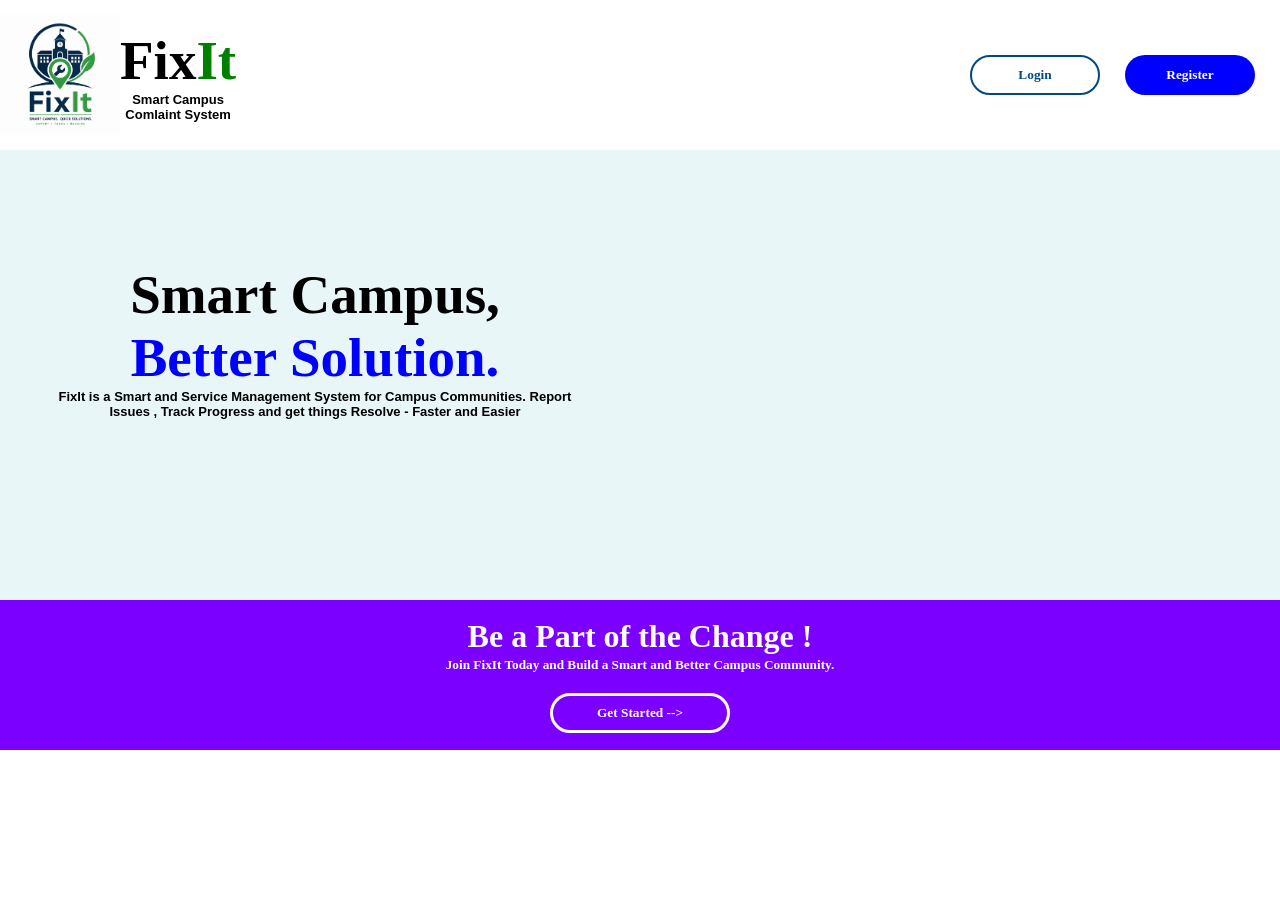
<file: index.html>
<!DOCTYPE html>
<html>
<head>
    <title>Smart Campus Complaint System</title>
    <meta http-equiv="refresh" content="0; url=Client%20Side/Home.html">
</head>
<body>
    <h2>Smart Campus Complaint System</h2>
    <p>Redirecting to the website...</p>
    <a href="Client%20Side/Home.html">Open Website</a>
</body>
</html>
</file>
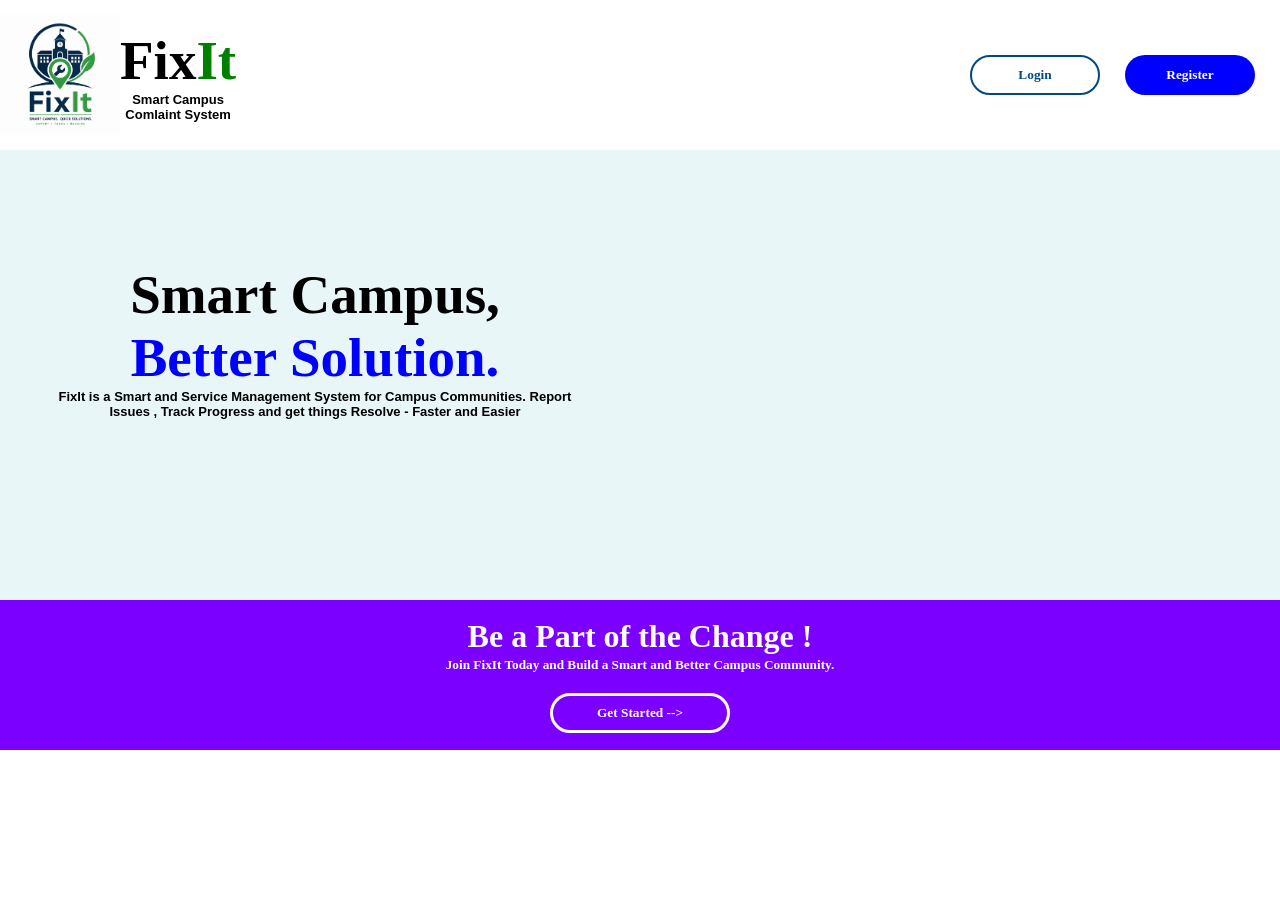
<file: Admin Side/Home.html>
<!DOCTYPE html>
<html>
    <head>
        <title>Home Page</title>
        <link rel="stylesheet" href="Home.css">
        <!-- <link href="https://cdn.jsdelivr.net/npm/bootstrap@5.3.8/dist/css/bootstrap.min.css" rel="stylesheet"> -->

    </head>
    <body>
        
        <div class="nav">
            <img src="LOGO.png" height="120" width="120">
            <div class="Name">
                <h1 class="a"><span class="fix">Fix</span><span class="it">It</span></h1>
                <p>Smart Campus<br>Comlaint System</p>
            </div>

            <div    class="butt">
                <a href="Login.html"><button>Login</button></a> 
                <a href="Register.html"><button class="r">Register</button></a>
            </div>
       
       
        </div>

        <div class="main">
            <div class="bet">
            <h1 class="a" style="font-family:verdana"><br>
            Smart Campus, <br><span class="tt">Better Solution.</span>
           </h1>
           <p >
            FixIt is a Smart and Service Management System for
Campus Communities. Report Issues , Track Progress
and get things Resolve - Faster and Easier
           </p>
           </div>
           <div class="bet1">
            <br>
           </div>
        </div>

        <footer>
            <br>
            <h1>Be a Part of the Change !</h1>
            <h5>Join FixIt Today and Build a Smart and Better Campus Community.</h5>
            <br>
          <a href="Register.html"><button class="bbtt"    >
                Get Started -->
            </button>
            </a>  
        </footer>
    </body>
</html>
</file>
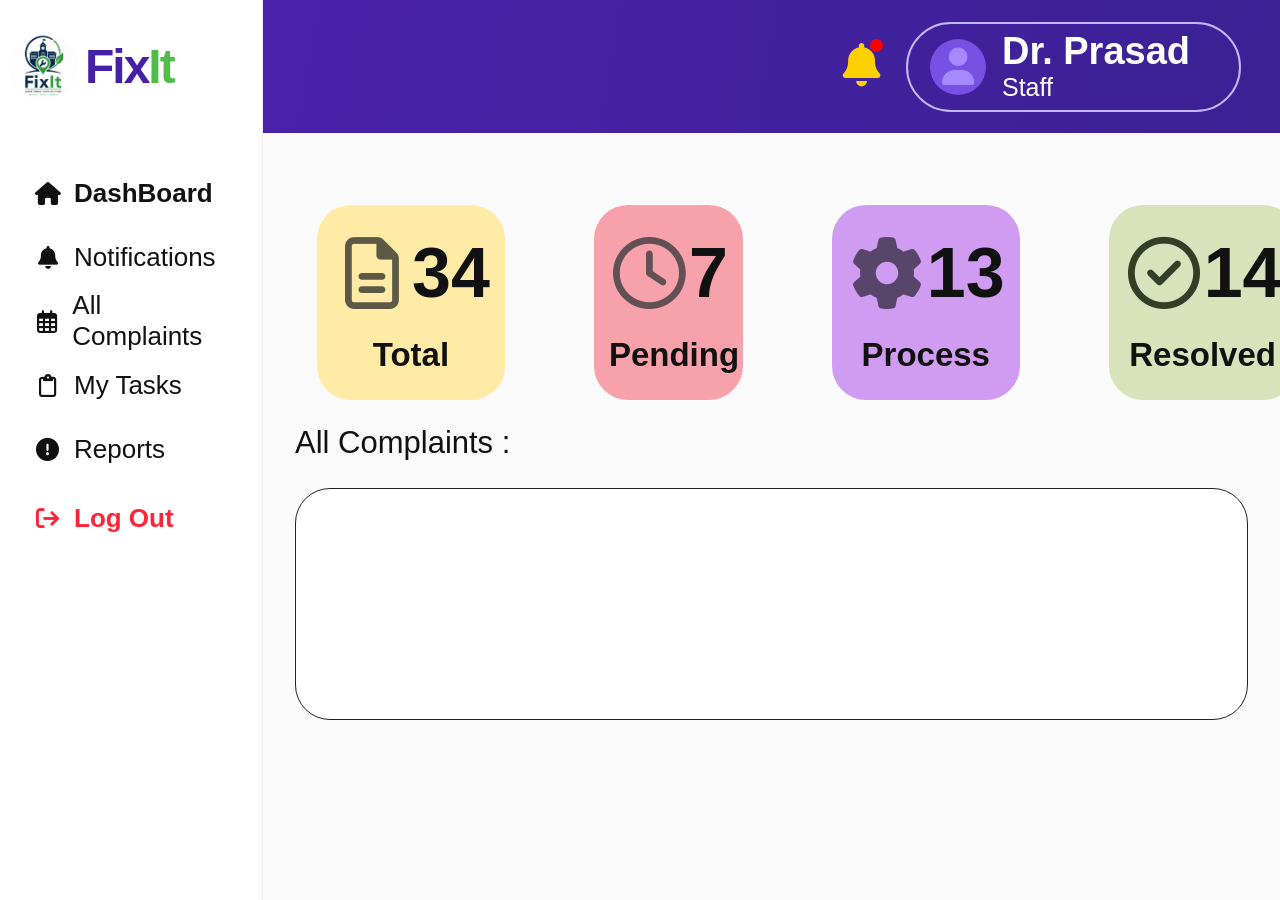
<file: Admin Side/staff-dashboard.html>
<!DOCTYPE html>
<html lang="en">

<head>
    <meta charset="UTF-8">
    <meta name="viewport" content="width=device-width, initial-scale=1.0">

    <title>FixIt - Staff Dashboard</title>

    <link rel="stylesheet" href="staff-dashboard.css">

    <link rel="stylesheet"
        href="https://cdnjs.cloudflare.com/ajax/libs/font-awesome/6.5.2/css/all.min.css">
</head>

<body>

    <!-- ================= SIDEBAR ================= -->

    <aside class="sidebar">

        <!-- Logo -->

        <div class="logo-area">

            <img src="LOGO.png" alt="FixIt Logo">

            <h1>
                Fix<span>It</span>
            </h1>

        </div>


        <!-- Menu -->

        <nav class="side-menu">

            <a href="staff-dashboard.html" class="active">
                <i class="fa-solid fa-house"></i>
                <span>DashBoard</span>
            </a>

            <a href="staff-notifications.html">
                <i class="fa-solid fa-bell"></i>
                <span>Notifications</span>
            </a>

            <a href="#">
                <i class="fa-regular fa-calendar-days"></i>
                <span>All Complaints</span>
            </a>

            <a href="#">
                <i class="fa-regular fa-clipboard"></i>
                <span>My Tasks</span>
            </a>

            <a href="#">
                <i class="fa-solid fa-circle-exclamation"></i>
                <span>Reports</span>
            </a>

            <a href="Home.html" class="logout">
                <i class="fa-solid fa-arrow-right-from-bracket"></i>
                <span>Log Out</span>
            </a>

        </nav>

    </aside>



    <!-- ================= MAIN ================= -->

    <div class="main-area">


        <!-- ================= TOPBAR ================= -->

        <header class="topbar">

            <div></div>

            <div class="topbar-right">

                <!-- Notification -->

                <div class="notification">

                    <i class="fa-solid fa-bell"></i>

                    <span></span>

                </div>


                <!-- Staff Profile -->

                <div class="staff-profile">

                    <div class="staff-icon">

                        <i class="fa-solid fa-user"></i>

                    </div>

                    <div class="staff-name">

                        <h2>Dr. Prasad</h2>

                        <p>Staff</p>

                    </div>

                </div>

            </div>

        </header>



        <!-- ================= CONTENT ================= -->

        <main class="content">


            <!-- ================= STATISTICS ================= -->

            <section class="statistics">


                <!-- Total -->

                <div class="stat-card total">

                    <div class="stat-icon">
                        <i class="fa-regular fa-file-lines"></i>
                    </div>

                    <div class="stat-number">
                        34
                    </div>

                    <h2>Total</h2>

                </div>


                <!-- Pending -->

                <div class="stat-card pending">

                    <div class="stat-icon">
                        <i class="fa-regular fa-clock"></i>
                    </div>

                    <div class="stat-number">
                        7
                    </div>

                    <h2>Pending</h2>

                </div>


                <!-- Process -->

                <div class="stat-card process">

                    <div class="stat-icon">
                        <i class="fa-solid fa-gear"></i>
                    </div>

                    <div class="stat-number">
                        13
                    </div>

                    <h2>Process</h2>

                </div>


                <!-- Resolved -->

                <div class="stat-card resolved">

                    <div class="stat-icon">
                        <i class="fa-regular fa-circle-check"></i>
                    </div>

                    <div class="stat-number">
                        14
                    </div>

                    <h2>Resolved</h2>

                </div>

            </section>



            <!-- ================= COMPLAINTS ================= -->

            <section class="complaints-section">

                <h1>
                    All Complaints :
                </h1>


                <div class="complaints-box">

                    <!-- Complaint data will come here -->

                </div>

            </section>

        </main>

    </div>

</body>

</html>
</file>
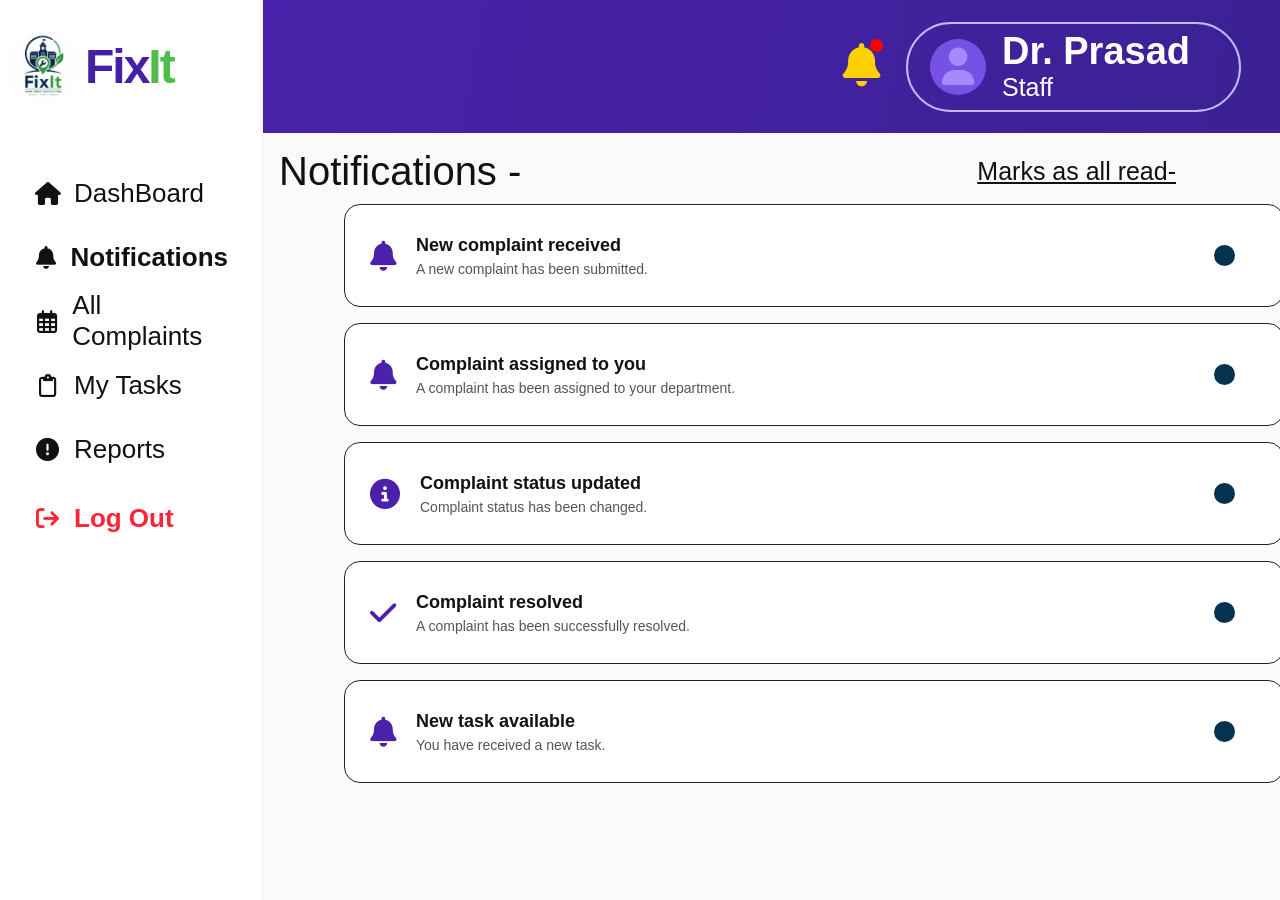
<file: Admin Side/staff-notifications.html>
<!DOCTYPE html>
<html lang="en">

<head>
    <meta charset="UTF-8">
    <meta name="viewport" content="width=device-width, initial-scale=1.0">

    <title>FixIt - Notifications</title>

    <link rel="stylesheet" href="staff-notifications.css">

    <link rel="stylesheet"
        href="https://cdnjs.cloudflare.com/ajax/libs/font-awesome/6.5.2/css/all.min.css">
</head>

<body>

    <!-- ================= SIDEBAR ================= -->

    <aside class="sidebar">

        <div class="logo-area">

            <img src="LOGO.png" alt="FixIt Logo">

            <h1>
                Fix<span>It</span>
            </h1>

        </div>


        <nav class="side-menu">

            <a href="staff-dashboard.html">
                <i class="fa-solid fa-house"></i>
                <span>DashBoard</span>
            </a>


            <a href="#" class="active">
                <i class="fa-solid fa-bell"></i>
                <span>Notifications</span>
            </a>


            <a href="">
                <i class="fa-regular fa-calendar-days"></i>
                <span>All Complaints</span>
            </a>


            <a href="#">
                <i class="fa-regular fa-clipboard"></i>
                <span>My Tasks</span>
            </a>


            <a href="#">
                <i class="fa-solid fa-circle-exclamation"></i>
                <span>Reports</span>
            </a>


            <a href="#" class="logout">
                <i class="fa-solid fa-arrow-right-from-bracket"></i>
                <span>Log Out</span>
            </a>

        </nav>

    </aside>



    <!-- ================= MAIN ================= -->

    <div class="main-area">


        <!-- ================= TOP BAR ================= -->

        <header class="topbar">

            <div></div>


            <div class="topbar-right">

                <div class="notification">

                    <i class="fa-solid fa-bell"></i>

                    <span></span>

                </div>


                <div class="staff-profile">

                    <div class="staff-icon">

                        <i class="fa-solid fa-user"></i>

                    </div>


                    <div class="staff-name">

                        <h2>Dr. Prasad</h2>

                        <p>Staff</p>

                    </div>

                </div>

            </div>

        </header>



        <!-- ================= CONTENT ================= -->

        <main class="content">


            <!-- Heading -->

            <div class="notification-heading">

                <h1>
                    Notifications -
                </h1>

                <a href="#">
                    Marks as all read-
                </a>

            </div>



            <!-- ================= NOTIFICATIONS ================= -->

            <section class="notifications-list">


                <!-- Notification 1 -->

                <div class="notification-box">

                    <div class="notification-content">

                        <i class="fa-solid fa-bell"></i>

                        <div>

                            <h3>
                                New complaint received
                            </h3>

                            <p>
                                A new complaint has been submitted.
                            </p>

                        </div>

                    </div>

                    <span class="unread"></span>

                </div>



                <!-- Notification 2 -->

                <div class="notification-box">

                    <div class="notification-content">

                        <i class="fa-solid fa-bell"></i>

                        <div>

                            <h3>
                                Complaint assigned to you
                            </h3>

                            <p>
                                A complaint has been assigned to your department.
                            </p>

                        </div>

                    </div>

                    <span class="unread"></span>

                </div>



                <!-- Notification 3 -->

                <div class="notification-box">

                    <div class="notification-content">

                        <i class="fa-solid fa-circle-info"></i>

                        <div>

                            <h3>
                                Complaint status updated
                            </h3>

                            <p>
                                Complaint status has been changed.
                            </p>

                        </div>

                    </div>

                    <span class="unread"></span>

                </div>



                <!-- Notification 4 -->

                <div class="notification-box">

                    <div class="notification-content">

                        <i class="fa-solid fa-check"></i>

                        <div>

                            <h3>
                                Complaint resolved
                            </h3>

                            <p>
                                A complaint has been successfully resolved.
                            </p>

                        </div>

                    </div>

                    <span class="unread"></span>

                </div>



                <!-- Notification 5 -->

                <div class="notification-box">

                    <div class="notification-content">

                        <i class="fa-solid fa-bell"></i>

                        <div>

                            <h3>
                                New task available
                            </h3>

                            <p>
                                You have received a new task.
                            </p>

                        </div>

                    </div>

                    <span class="unread"></span>

                </div>

            </section>

        </main>

    </div>

</body>

</html>
</file>
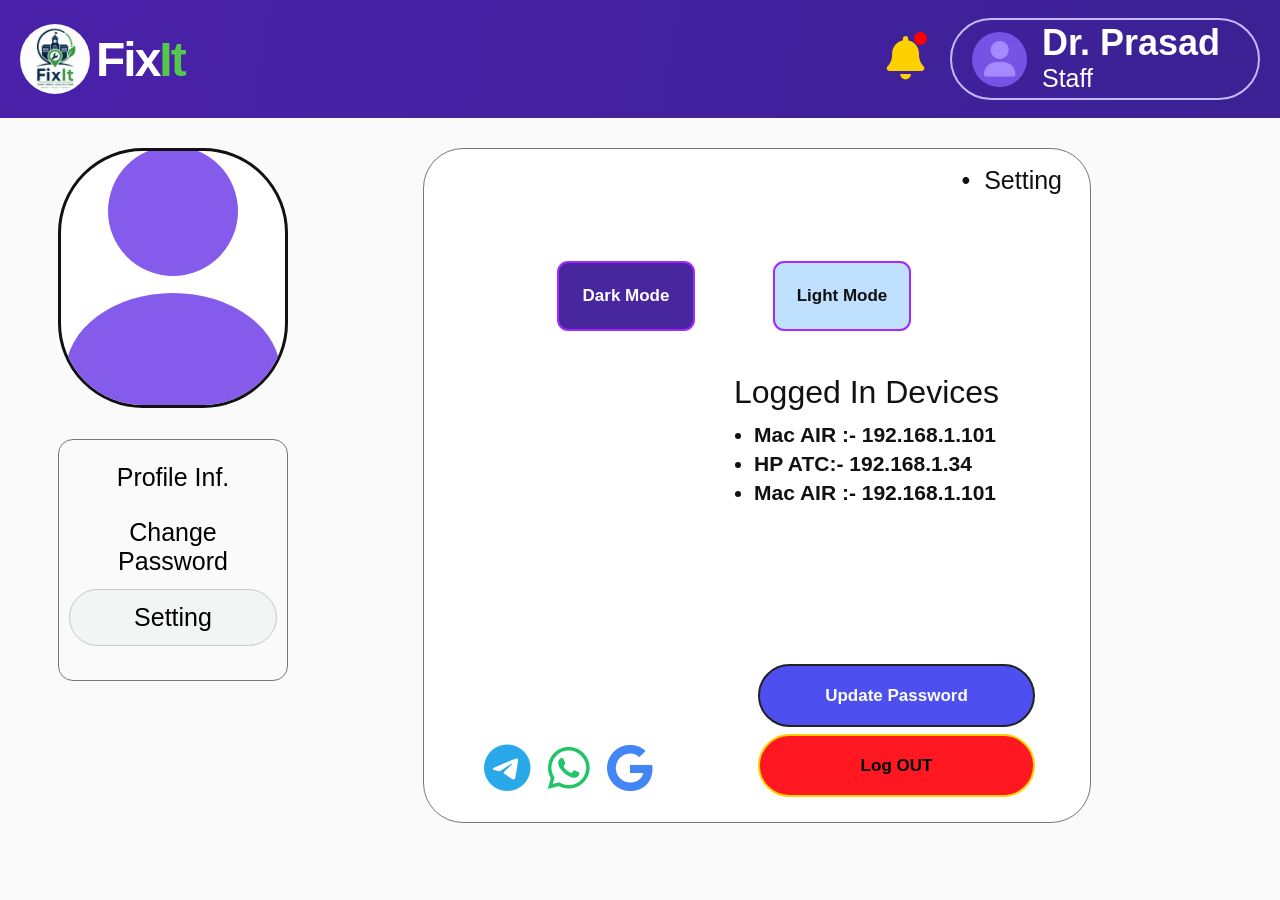
<file: Admin Side/staff-settings.html>
<!DOCTYPE html>
<html lang="en">

<head>
    <meta charset="UTF-8">
    <meta name="viewport" content="width=device-width, initial-scale=1.0">

    <title>FixIt - Settings</title>

    <link rel="stylesheet" href="staff-settings.css">

    <link rel="stylesheet"
        href="https://cdnjs.cloudflare.com/ajax/libs/font-awesome/6.5.2/css/all.min.css">
        
</head>

<body>

    <!-- ================= HEADER ================= -->

    <header class="navbar">

        <div class="logo-area">

            <img src="LOGO.png" alt="FixIt Logo">

            <h1>
                Fix<span>It</span>
            </h1>

        </div>


        <div class="header-right">

            <div class="notification">

                <i class="fa-solid fa-bell"></i>

                <span></span>

            </div>


            <div class="staff-profile">

                <div class="staff-icon">
                    <i class="fa-solid fa-user"></i>
                </div>

                <div>
                    <h2>Dr. Prasad</h2>
                    <p>Staff</p>
                </div>

            </div>

        </div>

    </header>



    <!-- ================= MAIN ================= -->

    <main class="main-container">


        <!-- ================= LEFT ================= -->

        <section class="left-section">


            <!-- Profile -->

            <div class="big-profile">

            </div>


            <!-- Menu -->

            <div class="profile-menu">

                <button>
                    Profile Inf.
                </button>

                <button>
                    Change Password
                </button>

                <button class="active">
                    Setting
                </button>

            </div>

        </section>



        <!-- ================= SETTINGS CARD ================= -->

        <section class="settings-card">


            <!-- Heading -->

            <div class="setting-heading">
                • &nbsp;Setting
            </div>



            <!-- Dark / Light Mode -->

            <div class="mode-buttons">

                <button class="dark-mode">
                    Dark Mode
                </button>

                <button class="light-mode">
                    Light Mode
                </button>

            </div>



            <!-- Logged In Devices -->

            <div class="devices">

                <h2>
                    Logged In Devices
                </h2>

                <ul>

                    <li>
                        Mac AIR :- 192.168.1.101
                    </li>

                    <li>
                        HP ATC:- 192.168.1.34
                    </li>

                    <li>
                        Mac AIR :- 192.168.1.101
                    </li>

                </ul>

            </div>



            <!-- Bottom Section -->

            <div class="bottom-section">


                <!-- Social Icons -->

                <div class="social-icons">

                    <a href="#">
                        <i class="fa-brands fa-telegram"></i>
                    </a>

                    <a href="#">
                        <i class="fa-brands fa-whatsapp"></i>
                    </a>

                    <a href="#">
                        <i class="fa-brands fa-google"></i>
                    </a>

                </div>



                <!-- Buttons -->

                <div class="action-buttons">

                    <button class="update-btn">
                        Update Password
                    </button>

                    <button class="logout-btn">
                        Log OUT
                    </button>

                </div>

            </div>

        </section>

    </main>

</body>

</html>
</file>
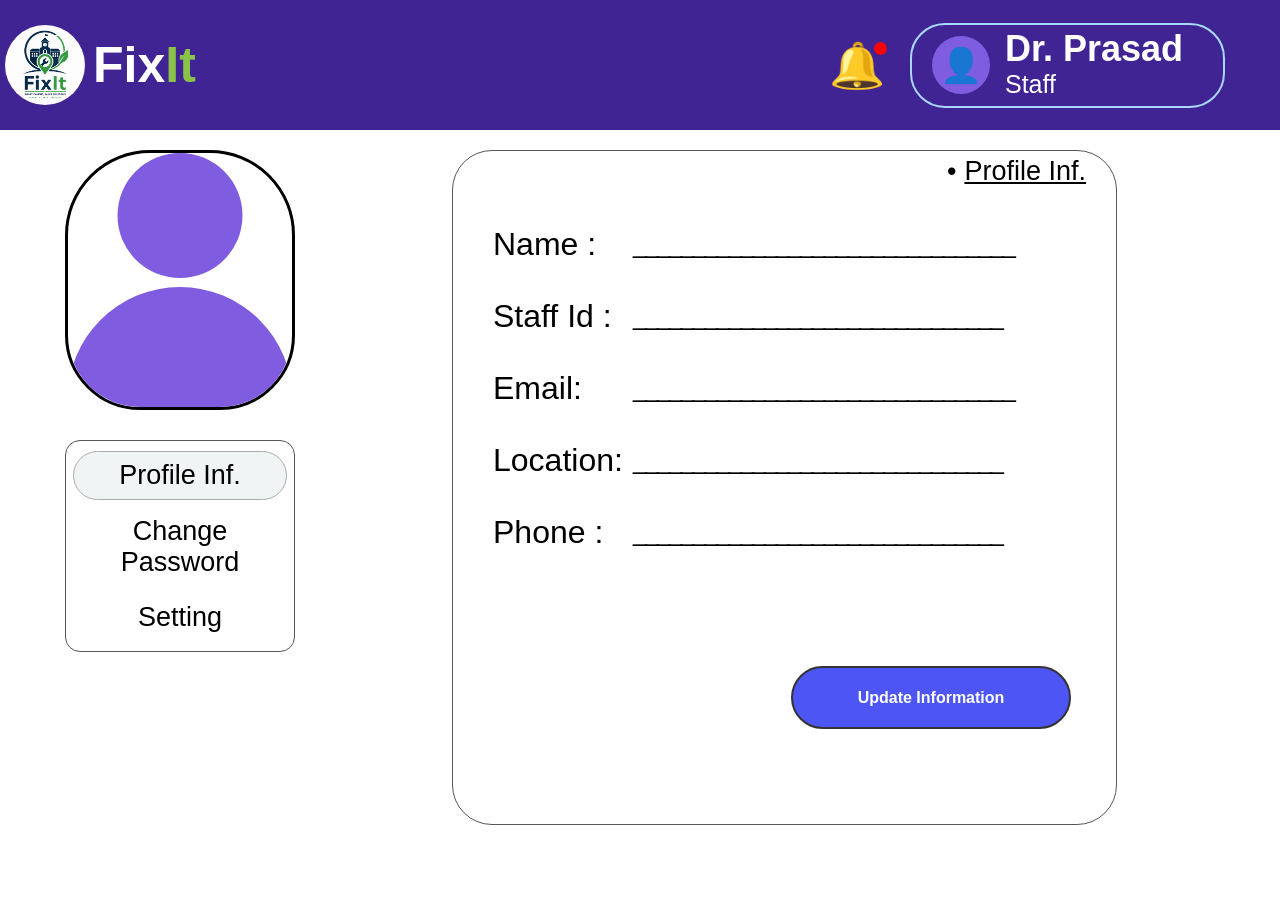
<file: Admin Side/staffprofile.html>
<!DOCTYPE html>
<html lang="en">
<head>
    <meta charset="UTF-8">
    <meta name="viewport" content="width=device-width, initial-scale=1.0">

    <title>Profile</title>

    <link rel="stylesheet" href="staffprofile.css">
</head>

<body>

    <!-- ================= HEADER ================= -->

    <header class="header">

        <div class="logoArea">

            <img src="LOGO.png" class="logo">

            <div class="fixit">
                <span class="fix">Fix</span><span class="it">It</span>
            </div>

        </div>


        <div class="headerRight">

            <div class="notification">
                🔔
                <span></span>
            </div>

            <div class="user">

                <div class="userIcon">
                    👤
                </div>

                <div class="userDetails">
                    <h2>Dr. Prasad</h2>
                    <p>Staff</p>
                </div>

            </div>

        </div>

    </header>


    <!-- ================= MAIN ================= -->

    <main class="main">

        <!-- LEFT SIDE -->

        <div class="leftSide">

            <div class="profileImage">

                <div class="head"></div>
                <div class="body"></div>

            </div>


            <div class="menu">

                <button class="active">
                    Profile Inf.
                </button>

                <button>
                    Change Password
                </button>

                <button>
                    Setting
                </button>

            </div>

        </div>


        <!-- RIGHT SIDE -->

        <div class="profileBox">

            <div class="profileTitle">
                <span>•</span>
                <u>Profile Inf.</u>
            </div>


            <div class="information">

                <div class="infoRow">
                    <label>Name :</label>
                    <span >________________________________</span>
                </div>

                <div class="infoRow">
                    <label>Staff Id :</label>
                    <span>_______________________________</span>
                </div>

                <div class="infoRow">
                    <label>Email:</label>
                    <span>________________________________</span>
                </div>

                <div class="infoRow">
                    <label>Location:</label>
                    <span>_______________________________</span>
                </div>

                <div class="infoRow">
                    <label>Phone :</label>
                    <span>_______________________________</span>
                </div>

            </div>


            <button class="update">
                Update Information
            </button>

        </div>

    </main>

</body>
</html>
</file>
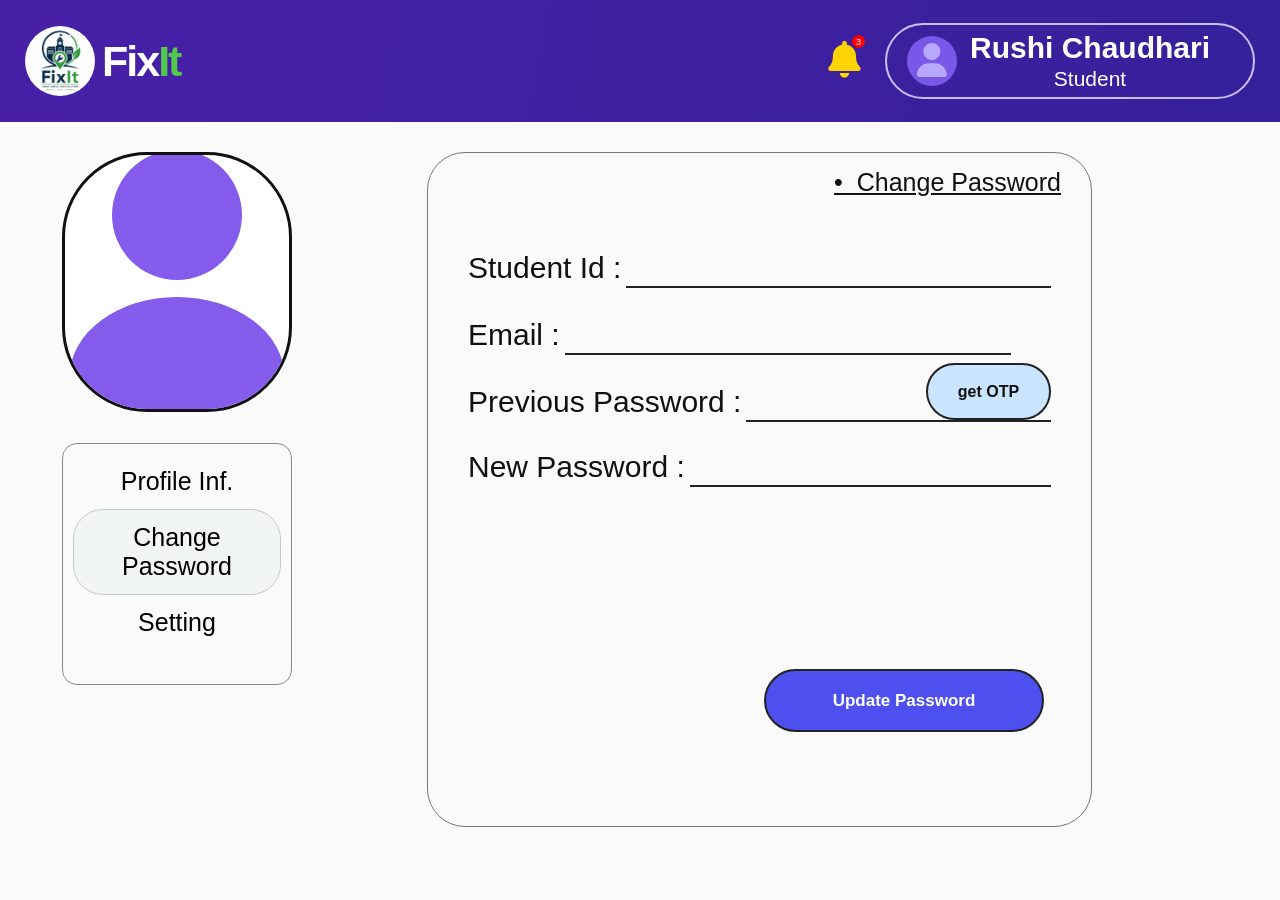
<file: Client Side/change-password.html>
<!DOCTYPE html>
<html lang="en">

<head>
    <meta charset="UTF-8">
    <meta name="viewport" content="width=device-width, initial-scale=1.0">

    <title>FixIt - Change Password</title>

    <link rel="stylesheet" href="change-password.css">

    <link rel="stylesheet"
        href="https://cdnjs.cloudflare.com/ajax/libs/font-awesome/6.5.2/css/all.min.css">
</head>

<body>

    <!-- ================= HEADER ================= -->

    <header class="navbar">

        <div class="logo-area">

            <img src="LOGO.png" alt="FixIt Logo">

            <h1>
                Fix<span>It</span>
            </h1>

        </div>


        <div class="header-right">

            <div class="notification">
                <i class="fa-solid fa-bell"></i>
                <span>3</span>
            </div>


            <div class="header-profile">

                <div class="profile-icon">
                    <i class="fa-solid fa-user"></i>
                </div>

                <div class="profile-name">
                    <h3>Rushi Chaudhari</h3>
                    <p>Student</p>
                </div>

            </div>

        </div>

    </header>



    <!-- ================= MAIN ================= -->

    <main class="main-container">


        <!-- ================= LEFT ================= -->

        <section class="left-section">

            <div class="big-profile">

            </div>


            <div class="profile-menu">

                <button>
                    Profile Inf.
                </button>

                <button class="active-btn">
                    Change Password
                </button>

                <button>
                    Setting
                </button>

            </div>

        </section>



        <!-- ================= CHANGE PASSWORD ================= -->

        <section class="password-card">

            <a href="#" class="password-heading">
                • &nbsp;Change Password
            </a>


            <div class="password-form">


                <!-- Student ID -->

                <div class="form-row">

                    <label>
                        Student Id :
                    </label>

                    <input type="text">

                </div>


                <!-- Email -->

                <div class="form-row email-row">

                    <label>
                        Email :
                    </label>

                    <input type="email">

                    <button class="otp-btn">
                        get OTP
                    </button>

                </div>


                <!-- Previous Password -->

                <div class="form-row">

                    <label>
                        Previous Password :
                    </label>

                    <input type="password">

                </div>


                <!-- New Password -->

                <div class="form-row new-password">

                    <label>
                        New Password :
                    </label>

                    <input type="password">

                </div>

            </div>


            <!-- Update Password -->

            <button class="update-btn">
                Update Password
            </button>

        </section>

    </main>

</body>

</html>
</file>
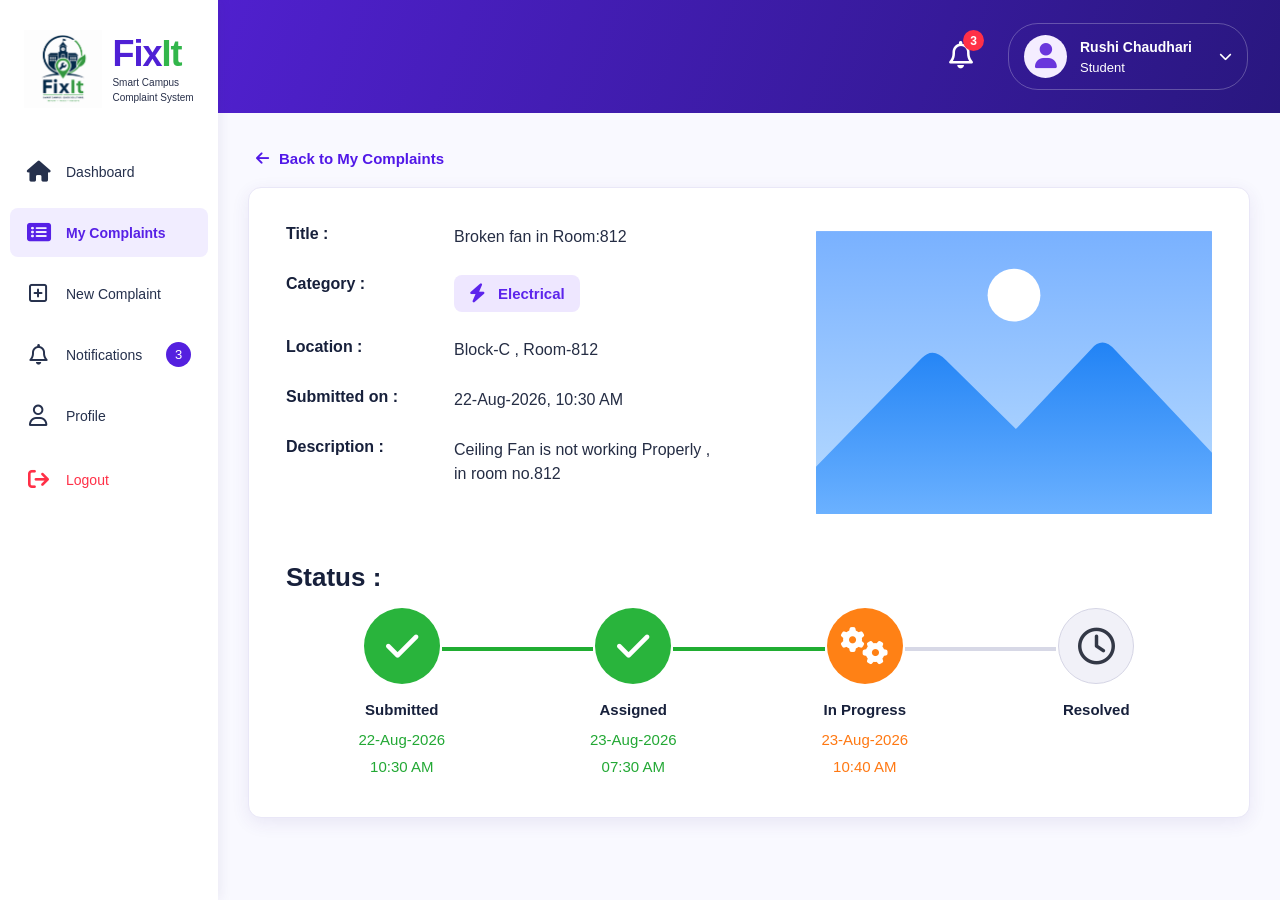
<file: Client Side/complaint-details.html>
<!DOCTYPE html>
<html lang="en">
<head>
    <meta charset="UTF-8">
    <meta name="viewport" content="width=device-width, initial-scale=1.0">

    <title>Complaint Details | FixIt</title>

    <link rel="stylesheet" href="complaint-details.css">

    <!-- Font Awesome Icons -->
    <link rel="stylesheet"
    href="https://cdnjs.cloudflare.com/ajax/libs/font-awesome/6.5.2/css/all.min.css">
</head>

<body>

    <!-- Sidebar -->

    <aside class="sidebar">

        <div class="logo-area">
            <img src="LOGO.png" alt="FixIt Logo">

            <div class="logo-text">
                <h1>Fix<span>It</span></h1>
                <p>Smart Campus</p>
                <p>Complaint System</p>
            </div>
        </div>

        <nav class="side-nav">

            <a href="Home1.html">
                <i class="fa-solid fa-house"></i>
                <span>Dashboard</span>
            </a>

            <a href="complaint-details.html" class="active">
                <i class="fa-solid fa-rectangle-list"></i>
                <span>My Complaints</span>
            </a>

            <a href="NewComplaint.html">
                <i class="fa-regular fa-square-plus"></i>
                <span>New Complaint</span>
            </a>

            <a href="Notification.html">
                <i class="fa-regular fa-bell"></i>
                <span>Notifications</span>
                <span class="badge">3</span>
            </a>

            <a href="profile.html">
                <i class="fa-regular fa-user"></i>
                <span>Profile</span>
            </a>

            <a href="Home.html " class="logout">
                <i class="fa-solid fa-arrow-right-from-bracket"></i>
                <span>Logout</span>
            </a>

        </nav>

    </aside>


    <!-- Main Area -->

    <div class="main-area">

        <!-- Top Navbar -->

        <header class="topbar">

            <div class="topbar-space"></div>

            <div class="topbar-right">

                <div class="notification-icon">
                    <i class="fa-regular fa-bell"></i>
                    <span>3</span>
                </div>

                <div class="profile">

                    <div class="profile-icon">
                        <i class="fa-solid fa-user"></i>
                    </div>

                    <div class="profile-text">
                        <h4>Rushi Chaudhari</h4>
                        <p>Student</p>
                    </div>

                    <i class="fa-solid fa-chevron-down arrow"></i>

                </div>

            </div>

        </header>


        <!-- Page Content -->

        <main class="content">

            <a href="Home1.html" class="back-link">
                <i class="fa-solid fa-arrow-left"></i>
                Back to My Complaints
            </a>


            <!-- Complaint Details Card -->

            <section class="details-card">

                <div class="complaint-information">

                    <div class="details-left">

                        <div class="detail-row">
                            <h3>Title :</h3>
                            <p>Broken fan in Room:812</p>
                        </div>

                        <div class="detail-row">
                            <h3>Category :</h3>

                            <div>
                                <span class="category">
                                    <i class="fa-solid fa-bolt"></i>
                                    Electrical
                                </span>
                            </div>
                        </div>

                        <div class="detail-row">
                            <h3>Location :</h3>
                            <p>Block-C , Room-812</p>
                        </div>

                        <div class="detail-row">
                            <h3>Submitted on :</h3>
                            <p>22-Aug-2026, 10:30 AM</p>
                        </div>

                        <div class="detail-row description-row">
                            <h3>Description :</h3>

                            <p>
                                Ceiling Fan is not working Properly ,<br>
                                in room no.812
                            </p>
                        </div>

                    </div>


                    <!-- Complaint Image -->

                    <div class="complaint-image">

                        <svg viewBox="0 0 420 300"
                             xmlns="http://www.w3.org/2000/svg"
                             role="img"
                             aria-label="Sample uploaded image">

                            <defs>
                                <linearGradient id="sky"
                                    x1="0" y1="0" x2="0" y2="1">

                                    <stop offset="0%"
                                        stop-color="#79b1ff"/>

                                    <stop offset="100%"
                                        stop-color="#b9dcff"/>

                                </linearGradient>

                                <linearGradient id="mountain"
                                    x1="0" y1="0" x2="0" y2="1">

                                    <stop offset="0%"
                                        stop-color="#2183f5"/>

                                    <stop offset="100%"
                                        stop-color="#6bb1ff"/>

                                </linearGradient>
                            </defs>

                            <rect width="420" height="300"
                                  fill="url(#sky)"/>

                            <circle cx="210" cy="68" r="28"
                                    fill="white"/>

                            <path d="M0 250 L112 135
                                     Q124 122 138 137
                                     L212 210 L292 125
                                     Q304 111 317 126
                                     L420 235 L420 300 L0 300 Z"
                                  fill="url(#mountain)"/>

                        </svg>

                    </div>

                </div>


                <!-- Status Tracker -->

                <section class="status-section">

                    <h2>Status :</h2>

                    <div class="status-tracker">

                        <!-- Submitted -->

                        <div class="status-step completed">

                            <div class="status-circle">
                                <i class="fa-solid fa-check"></i>
                            </div>

                            <h3>Submitted</h3>

                            <p>
                                22-Aug-2026<br>
                                10:30 AM
                            </p>

                        </div>


                        <!-- Assigned -->

                        <div class="status-step completed">

                            <div class="status-circle">
                                <i class="fa-solid fa-check"></i>
                            </div>

                            <h3>Assigned</h3>

                            <p>
                                23-Aug-2026<br>
                                07:30 AM
                            </p>

                        </div>


                        <!-- In Progress -->

                        <div class="status-step in-progress">

                            <div class="status-circle">
                                <i class="fa-solid fa-gears"></i>
                            </div>

                            <h3>In Progress</h3>

                            <p>
                                23-Aug-2026<br>
                                10:40 AM
                            </p>

                        </div>


                        <!-- Resolved -->

                        <div class="status-step pending">

                            <div class="status-circle">
                                <i class="fa-regular fa-clock"></i>
                            </div>

                            <h3>Resolved</h3>

                        </div>

                    </div>

                </section>

            </section>

        </main>

    </div>

</body>
</html>
</file>
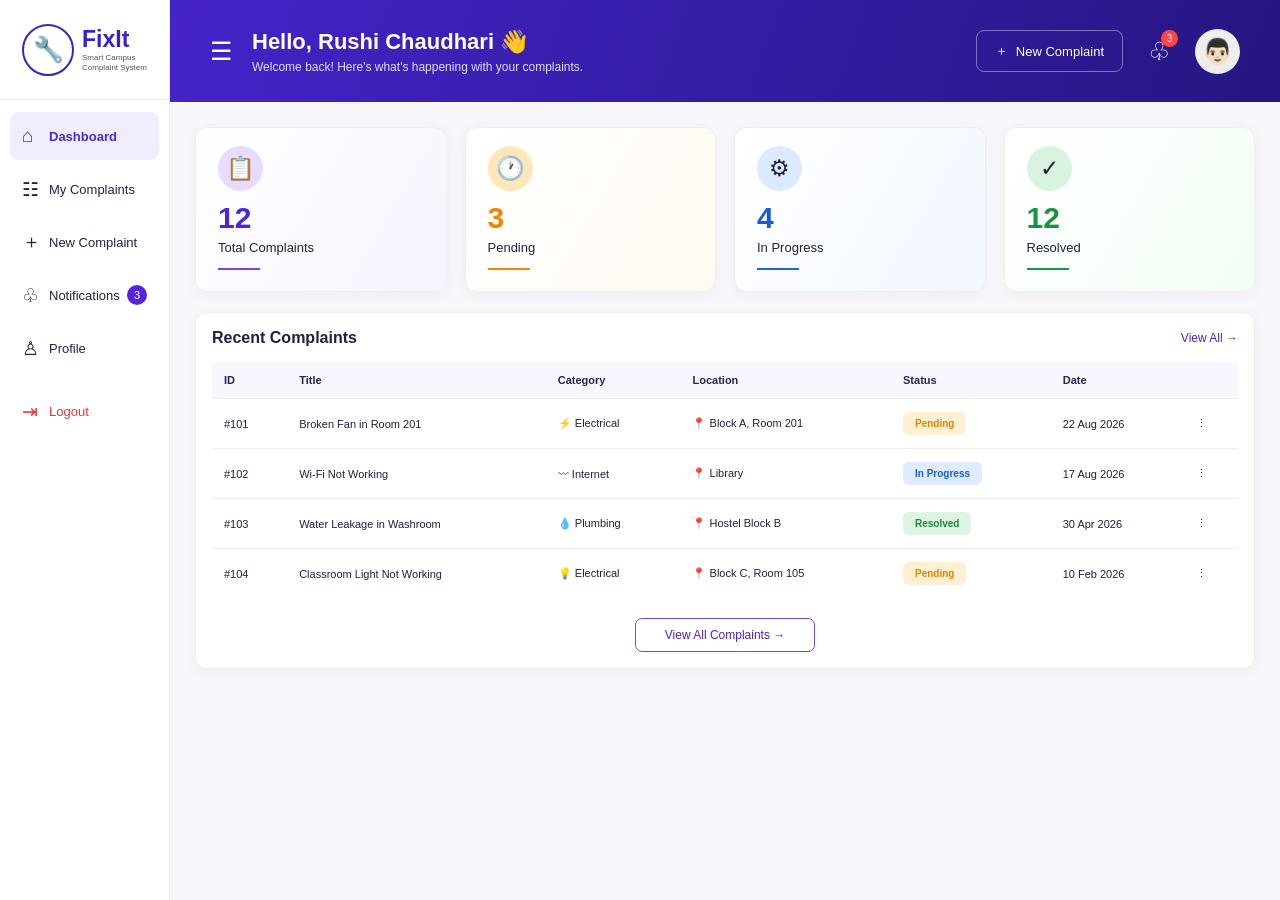
<file: Client Side/Home1.html>
<!DOCTYPE html>
<html lang="en">

<head>
    <meta charset="UTF-8">
    <meta name="viewport" content="width=device-width, initial-scale=1.0">

    <title>FixIt - Dashboard</title>

    <link rel="stylesheet" href="Home1.css">
</head>

<body>

    <div class="dashboard">

        <!-- ================= SIDEBAR ================= -->

        <aside class="sidebar"> 

            <div class="logo-area">

                <div class="logo-circle">
                    🔧
                </div>

                <div>
                    <h1><span>Fix</span>It</h1>
                    <p>Smart Campus<br>Complaint System</p>
                </div>

            </div>
                

            <!-- Navigation -->

            <nav class="navigation">

                <a href="#dashboard" class="nav-link active">
                    <span class="icon">⌂</span>
                    Dashboard
                </a>

                <a href="complaint-details.html" class="nav-link">
                    <span class="icon">☷</span>
                    My Complaints
                </a>

                <a href="NewComplaint.html" class="nav-link">
                    <span class="icon">＋</span>
                    New Complaint
                </a>

                <a href="Notificaion.html" class="nav-link">
                    <span class="icon">♧</span>
                    Notifications

                    <span class="notification-number">3</span>
                </a>

                <a href="profile.html" class="nav-link">
                    <span class="icon">♙</span>
                    Profile
                </a>

                <a href="Home.html" class="nav-link logout">
                    <span class="icon">⇥</span>
                    Logout
                </a>

            </nav>

        </aside>


        <!-- ================= MAIN AREA ================= -->

        <main class="main">

            <!-- TOP HEADER -->

            <header class="topbar">

                <div class="welcome">

                    <button class="menu-btn">
                        ☰
                    </button>

                    <div>
                        <h2>Hello, Rushi Chaudhari 👋</h2>

                        <p>
                            Welcome back! Here's what's happening with your complaints.
                        </p>
                    </div>

                </div>


                <div class="top-actions">

                    <a href="NewComplaint.html" class="new-btn">
                        <span>＋</span>
                        New Complaint
                    </a>


                    <a href="#notifications" class="bell">
                        ♧
                        <span>3</span>
                    </a>


                    <a href="profile.html" class="profile">
                        👨🏻
                    </a>

                </div>

            </header>


            <!-- ================= CONTENT ================= -->

            <section class="content" id="dashboard">


                <!-- STAT CARDS -->

                <div class="cards">


                    <div class="card purple">

                        <div class="card-icon">
                            📋
                        </div>

                        <h3>12</h3>

                        <p>Total Complaints</p>

                        <div class="line"></div>

                    </div>


                    <div class="card orange">

                        <div class="card-icon">
                            🕐
                        </div>

                        <h3>3</h3>

                        <p>Pending</p>

                        <div class="line"></div>

                    </div>


                    <div class="card blue">

                        <div class="card-icon">
                            ⚙
                        </div>

                        <h3>4</h3>

                        <p>In Progress</p>

                        <div class="line"></div>

                    </div>


                    <div class="card green">

                        <div class="card-icon">
                            ✓
                        </div>

                        <h3>12</h3>

                        <p>Resolved</p>

                        <div class="line"></div>

                    </div>

                </div>


                <!-- ================= RECENT COMPLAINTS ================= -->

                <section class="complaint-section" id="complaints">

                    <div class="section-heading">

                        <h2>Recent Complaints</h2>

                        <a href="#allComplaints">
                            View All →
                        </a>

                    </div>


                    <div class="table-container">

                        <table>

                            <thead>

                                <tr>
                                    <th>ID</th>
                                    <th>Title</th>
                                    <th>Category</th>
                                    <th>Location</th>
                                    <th>Status</th>
                                    <th>Date</th>
                                    <th></th>
                                </tr>

                            </thead>


                            <tbody>

                                <tr>

                                    <td>#101</td>

                                    <td>Broken Fan in Room 201</td>

                                    <td>⚡ Electrical</td>

                                    <td>📍 Block A, Room 201</td>

                                    <td>
                                        <span class="status pending">
                                            Pending
                                        </span>
                                    </td>

                                    <td>22 Aug 2026</td>

                                    <td>⋮</td>

                                </tr>


                                <tr>

                                    <td>#102</td>

                                    <td>Wi-Fi Not Working</td>

                                    <td>〰 Internet</td>

                                    <td>📍 Library</td>

                                    <td>
                                        <span class="status progress">
                                            In Progress
                                        </span>
                                    </td>

                                    <td>17 Aug 2026</td>

                                    <td>⋮</td>

                                </tr>


                                <tr>

                                    <td>#103</td>

                                    <td>Water Leakage in Washroom</td>

                                    <td>💧 Plumbing</td>

                                    <td>📍 Hostel Block B</td>

                                    <td>
                                        <span class="status resolved">
                                            Resolved
                                        </span>
                                    </td>

                                    <td>30 Apr 2026</td>

                                    <td>⋮</td>

                                </tr>


                                <tr>

                                    <td>#104</td>

                                    <td>Classroom Light Not Working</td>

                                    <td>💡 Electrical</td>

                                    <td>📍 Block C, Room 105</td>

                                    <td>
                                        <span class="status pending">
                                            Pending
                                        </span>
                                    </td>

                                    <td>10 Feb 2026</td>

                                    <td>⋮</td>

                                </tr>

                            </tbody>

                        </table>

                    </div>


                    <a href="#allComplaints" class="view-all-btn">
                        View All Complaints →
                    </a>

                </section>

        </main>

    </div>

</body>

</html>
</file>
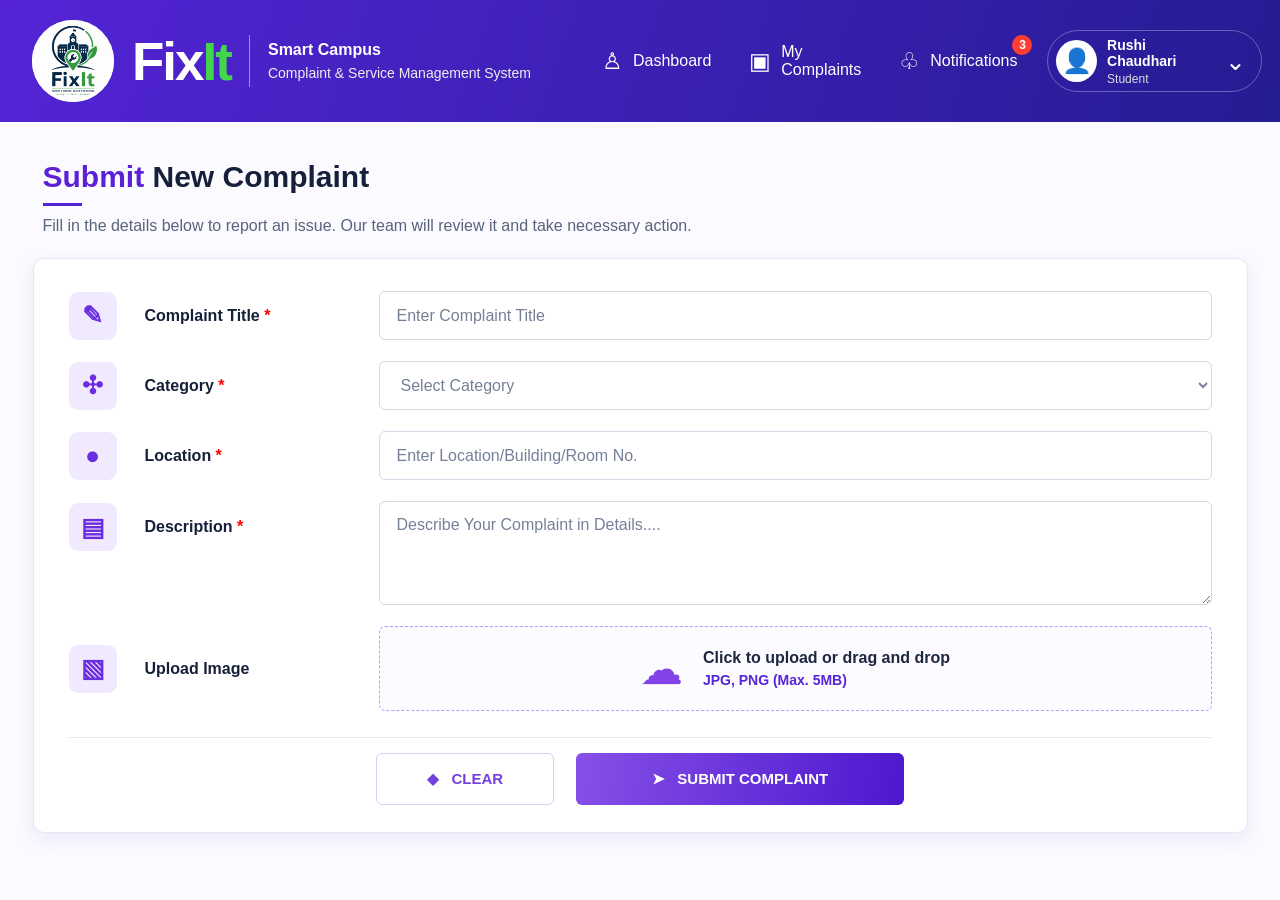
<file: Client Side/NewComplaint.html>
<!DOCTYPE html>
<html lang="en">
<head>
    <meta charset="UTF-8">
    <meta name="viewport" content="width=device-width, initial-scale=1.0">

    <title>Submit New Complaint</title>

    <link rel="stylesheet" href="NewComplaint.css">
</head>

<body>

    <!-- ================= HEADER ================= -->

    <header class="navbar">

        <div class="brand">

            <img src="LOGO.png" class="logo">

            <div class="brand-name">
                <span class="fix">Fix</span><span class="it">It</span>
            </div>

            <div class="line"></div>

            <div class="tagline">
                <h3>Smart Campus</h3>
                <p>Complaint & Service Management System</p>
            </div>

        </div>


        <!-- Navigation -->

        <nav class="navigation">

            <a href="#">
                <span class="nav-icon">♙</span>
                Dashboard
            </a>

            <a href="#">
                <span class="nav-icon">▣</span>
                My Complaints
            </a>

            <a href="#">
                <span class="nav-icon">♧</span>
                Notifications
                <span class="notification">3</span>
            </a>

        </nav>


        <!-- Profile -->

        <div class="profile">

            <div class="profile-image">
                👤
            </div>

            <div class="profile-info">
                <strong>Rushi Chaudhari</strong>
                <small>Student</small>
            </div>

            <span class="arrow">⌄</span>

        </div>

    </header>



    <!-- ================= MAIN ================= -->

    <main class="container">

        <section class="page-heading">

            <h1>
                <span>Submit</span> New Complaint
            </h1>

            <div class="heading-line"></div>

            <p>
                Fill in the details below to report an issue.
                Our team will review it and take necessary action.
            </p>

        </section>



        <!-- ================= COMPLAINT FORM ================= -->

        <section class="complaint-box">

            <form>


                <!-- Complaint Title -->

                <div class="form-row">

                    <div class="form-label">

                        <div class="icon-box">✎</div>

                        <label>
                            Complaint Title <b>*</b>
                        </label>

                    </div>

                    <input
                        type="text"
                        placeholder="Enter Complaint Title"
                        required
                    >

                </div>



                <!-- Category -->

                <div class="form-row">

                    <div class="form-label">

                        <div class="icon-box">✣</div>

                        <label>
                            Category <b>*</b>
                        </label>

                    </div>

                    <select required>

                        <option value="">
                            Select Category
                        </option>

                        <option>Electrical</option>
                        <option>Cleaning</option>
                        <option>Water Supply</option>
                        <option>Internet</option>
                        <option>Classroom</option>
                        <option>Other</option>

                    </select>

                </div>



                <!-- Location -->

                <div class="form-row">

                    <div class="form-label">

                        <div class="icon-box">●</div>

                        <label>
                            Location <b>*</b>
                        </label>

                    </div>

                    <input
                        type="text"
                        placeholder="Enter Location/Building/Room No."
                        required
                    >

                </div>



                <!-- Description -->

                <div class="form-row description-row">

                    <div class="form-label">

                        <div class="icon-box">▤</div>

                        <label>
                            Description <b>*</b>
                        </label>

                    </div>

                    <textarea
                        placeholder="Describe Your Complaint in Details...."
                        required
                    ></textarea>

                </div>



                <!-- Upload -->

                <div class="form-row upload-row">

                    <div class="form-label">

                        <div class="icon-box">▧</div>

                        <label>
                            Upload Image
                        </label>

                    </div>

                    <label class="upload-box">

                        <input
                            type="file"
                            accept=".jpg,.jpeg,.png"
                        >

                        <div class="upload-icon">
                            ☁
                        </div>

                        <div>
                            <strong>
                                Click to upload or drag and drop
                            </strong>

                            <span>
                                JPG, PNG (Max. 5MB)
                            </span>
                        </div>

                    </label>

                </div>



                <!-- Buttons -->

                <div class="buttons">

                    <button
                        type="reset"
                        class="clear-btn"
                    >
                        ◆ &nbsp; CLEAR
                    </button>


                    <button
                        type="submit"
                        class="submit-btn"
                    >
                        ➤ &nbsp; SUBMIT COMPLAINT
                    </button>

                </div>

            </form>

        </section>

    </main>

</body>
</html>
</file>
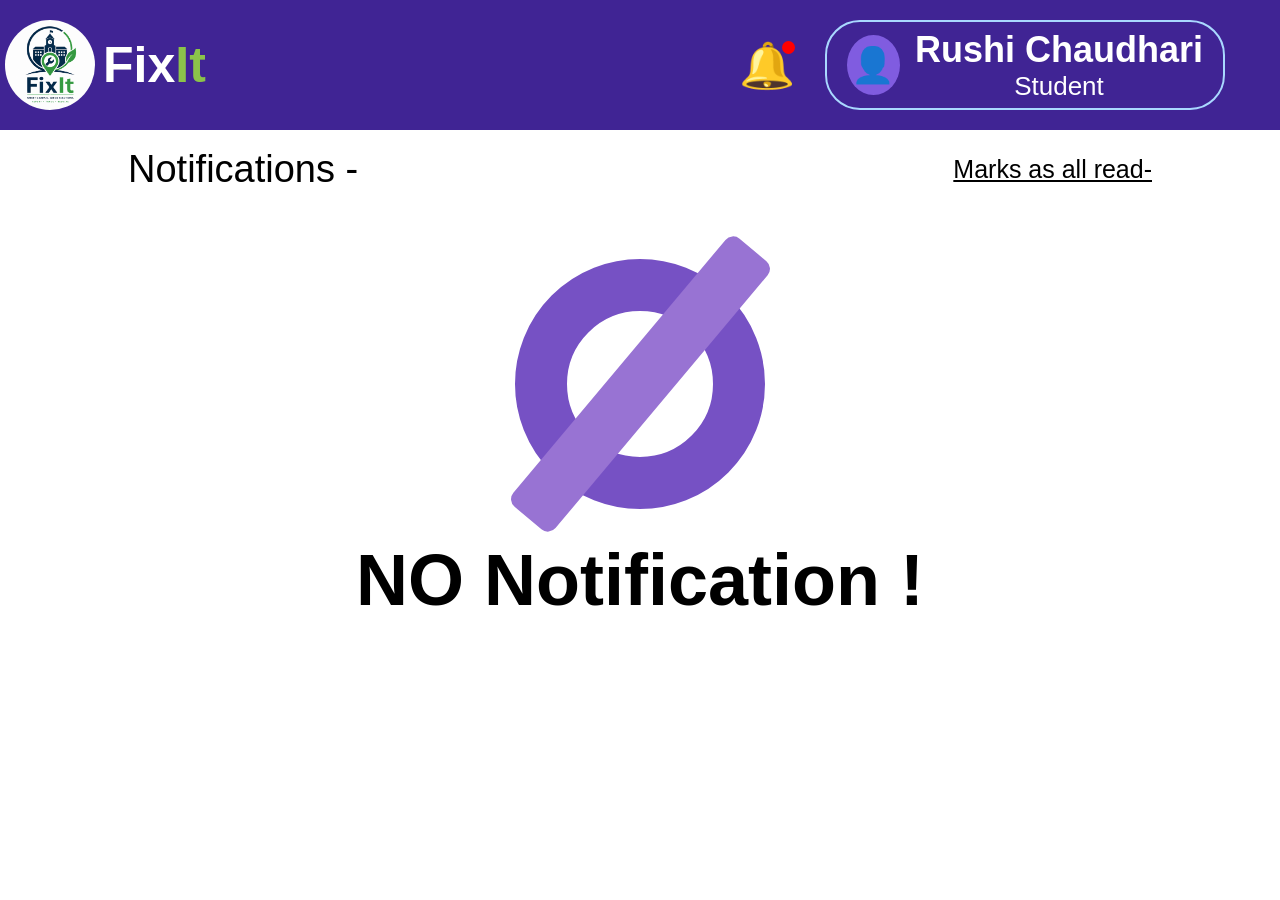
<file: Client Side/Notificaion.html>
<!DOCTYPE html>
<html lang="en">
<head>
    <meta charset="UTF-8">
    <meta name="viewport" content="width=device-width, initial-scale=1.0">

    <title>Notifications</title>

    <link rel="stylesheet" href="Notification.css">
</head>

<body>

    <!-- HEADER -->
    <header class="header">

        <!-- LOGO -->
        <div class="logoArea">

            <img src="LOGO.png" class="logo">

            <div class="fixit">
                <span class="fix">Fix</span><span class="it">It</span>
            </div>

        </div>


        <!-- RIGHT SIDE -->
        <div class="rightHeader">

            <!-- NOTIFICATION -->
            <div class="bell">
                🔔
                <span class="dot"></span>
            </div>


            <!-- USER PROFILE -->
            <div class="profile">

                <div class="userIcon">
                    👤
                </div>

                <div class="userInfo">

                    <div class="userName">
                        Rushi Chaudhari
                    </div>

                    <div class="userRole">
                        Student
                    </div>

                </div>

            </div>

        </div>

    </header>


    <!-- MAIN -->
    <main>

        <!-- TITLE -->
        <div class="notificationHead">

            <h1>Notifications -</h1>

            <a href="#">Marks as all read-</a>

        </div>


        <!-- EMPTY NOTIFICATION -->
        <div class="emptyNotification">

            <div class="noIcon">

                <div class="circle"></div>

                <div class="slash"></div>

            </div>

            <h2>NO Notification !</h2>

        </div>

    </main>

</body>
</html>
</file>
<file: Admin Side/Home.css>
*{
    font-family:verdana;
    margin:0px;
    
}
body{
    
}
.nav{
    height:150px;
    background-color:white;
    display:flex;
    align-items:center;
    box-shadow:0 0 35px white;
    /* position:sticky;
    top:0; */
    /* z-index:1; */
}
.it{
    color:green;
}
.a{
   font-size:55px;
}
p{
    font-family:arial;
    font-weight:bold;
    font-size:13px;

}
.Name{
    text-align:center;
}
.butt{
    width:300px;
    display:flex;
    gap:25px;
    position:absolute;
    right:10px; 
    
}
button{
    height:40px;
    width:130px;
    border:2px solid rgb(1, 73, 132);
    border-radius:30px;
    background-color:transparent;
    color:rgb(1, 73, 132);
    /* font-size:15px; */
    font-weight:bold;
    transition:0.2s;
}
.r{
    background-color:blue;
    color:white;
    border:none;
}
.r:hover,button:hover{
    transform:translateY(-2px);
    box-shadow:0 0 10px rgb(1,73,132);
    cursor:pointer;
}
    .main{
        background-color:rgba(176, 224, 230, 0.292);
        height:450px;
      
        
    }
    .tt{
        color:blue;   
    }
   
     .bet {
    position: absolute;
    left: 40px;
    top: 200px;
    width: 550px;
    text-align: center;
    font-family: Arial;
    font-size: 20px;
}
    .bet1{
      background-image:url("https://www.collegebatch.com/static/clg-gallery/marwadi-university-rajkot-325314.webp");
      background-size:contain;
      background-repeat:no-repeat;
      height:350px;
      width:525px;
      border-radius:20px;
      position:absolute;
      right:40px;
      top:180px;
      opacity:0.8;
    }

    footer{
        background-color:rgb(123, 0, 255);
        height:150px;
        color:white;
        font-family:arial;
        text-align:center
    }
    .bbtt{
        width:180px;
        color:white;
        border:3px solid white;
    }
    h5{
        margin:2px;
    }
</file>
<file: Admin Side/staff-dashboard.css>
* {
    margin: 0;
    padding: 0;
    box-sizing: border-box;
}


body {
    font-family: Arial, Helvetica, sans-serif;

    background-color: #fafafa;

    color: #111;
}



/* ================= SIDEBAR ================= */

.sidebar {

    position: fixed;

    left: 0;
    top: 0;

    width: 263px;
    height: 100vh;

    background-color: white;

    border-right: 1px solid #eeeeee;

}



/* ================= LOGO ================= */

.logo-area {

    height: 132px;

    display: flex;

    align-items: center;

    padding-left: 8px;

    gap: 7px;

}


.logo-area img {

    width: 70px;
    height: 70px;

    object-fit: contain;

    border-radius: 50%;

}


.logo-area h1 {

    font-size: 48px;

    color: #4520a6;

    letter-spacing: -2px;

}


.logo-area h1 span {

    color: #50bd4b;

}



/* ================= SIDE MENU ================= */

.side-menu {

    padding: 35px 22px;

}


.side-menu a {

    height: 52px;

    display: flex;

    align-items: center;

    gap: 13px;

    text-decoration: none;

    color: #111;

    font-size: 26px;

    margin-bottom: 12px;

    padding: 0 12px;

    border-radius: 8px;

}


.side-menu a i {

    width: 27px;

    text-align: center;

    font-size: 23px;

}


.side-menu a:hover {

    background-color: #f1edff;

}


.side-menu .active {

    font-weight: bold;

}



/* ================= LOGOUT ================= */

.side-menu .logout {

    color: #ff2436;

    font-weight: bold;

    margin-top: 17px;

}



/* ================= MAIN AREA ================= */

.main-area {

    margin-left: 263px;

    min-height: 100vh;

}



/* ================= TOPBAR ================= */

.topbar {

    height: 133px;

    background: linear-gradient(
        100deg,
        #4a21aa,
        #3b2194
    );

    display: flex;

    justify-content: space-between;

    align-items: center;

    padding: 0 39px;

}


.topbar-right {

    display: flex;

    align-items: center;

    gap: 25px;

}



/* ================= NOTIFICATION ================= */

.notification {

    position: relative;

    color: #ffd000;

    font-size: 43px;

}


.notification span {

    position: absolute;

    width: 13px;

    height: 13px;

    background-color: red;

    border-radius: 50%;

    top: -3px;

    right: -2px;

}



/* ================= STAFF PROFILE ================= */

.staff-profile {

    width: 335px;

    height: 90px;

    border: 2px solid #c4b7ff;

    border-radius: 45px;

    display: flex;

    align-items: center;

    padding: 8px 22px;

    gap: 16px;

    color: white;

}


.staff-icon {

    width: 56px;

    height: 56px;

    border-radius: 50%;

    background-color: #7651e4;

    color: #a58aff;

    display: flex;

    align-items: center;

    justify-content: center;

    font-size: 37px;

}


.staff-name h2 {

    font-size: 38px;

    line-height: 1;

}


.staff-name p {

    font-size: 25px;

    margin-top: 3px;

}



/* ================= CONTENT ================= */

.content {

    padding: 72px 32px;

}



/* ================= STATISTICS ================= */

.statistics {

    display: grid;

    grid-template-columns: repeat(4, 1fr);

    gap: 89px;

    padding: 0 22px;

}


.stat-card {

    height: 195px;

    border-radius: 34px;

    display: grid;

    grid-template-columns: 80px 1fr;

    grid-template-rows: 105px 60px;

    align-items: center;

    padding: 15px;

}


.stat-card h2 {

    grid-column: 1 / 3;

    text-align: center;

    font-size: 33px;

}


.stat-icon {

    font-size: 72px;

    display: flex;

    justify-content: center;

    align-items: center;

}


.stat-number {

    font-size: 70px;

    font-weight: bold;

}



/* ================= CARD COLORS ================= */

.total {

    background-color: #ffeaa6;

}


.total .stat-icon {

    color: #5c5a46;

}


.pending {

    background-color: #f7a2aa;

}


.pending .stat-icon {

    color: #625054;

}


.process {

    background-color: #d09cf2;

}


.process .stat-icon {

    color: #58456a;

}


.resolved {

    background-color: #d9e3bb;

}


.resolved .stat-icon {

    color: #333d27;

}



/* ================= COMPLAINTS ================= */

.complaints-section {

    margin-top: 25px;

}


.complaints-section h1 {

    font-size: 31px;

    font-weight: normal;

    margin-bottom: 27px;

}


.complaints-box {

    height: 232px;

    border: 1px solid #222;

    border-radius: 35px;

    background-color: white;

}



/* ================= RESPONSIVE ================= */

@media (max-width: 1200px) {

    .sidebar {

        width: 220px;

    }

    .main-area {

        margin-left: 220px;

    }

    .side-menu a {

        font-size: 20px;

    }

    .statistics {

        gap: 25px;

    }

    .stat-number {

        font-size: 55px;

    }

}


@media (max-width: 900px) {

    .statistics {

        grid-template-columns: repeat(2, 1fr);

    }

    .staff-profile {

        width: 280px;

    }

    .staff-name h2 {

        font-size: 28px;

    }

}


@media (max-width: 650px) {

    .sidebar {

        width: 70px;

    }

    .logo-area {

        justify-content: center;

        padding: 0;

    }

    .logo-area img {

        width: 55px;

        height: 55px;

    }

    .logo-area h1 {

        display: none;

    }

    .side-menu {

        padding: 20px 7px;

    }

    .side-menu a {

        justify-content: center;

        padding: 0;

    }

    .side-menu a span {

        display: none;

    }

    .side-menu a i {

        font-size: 22px;

    }

    .main-area {

        margin-left: 70px;

    }

    .topbar {

        height: 100px;

        padding: 0 15px;

    }

    .staff-profile {

        width: 65px;

        padding: 5px;

        justify-content: center;

    }

    .staff-name {

        display: none;

    }

    .notification {

        font-size: 30px;

    }

    .content {

        padding: 35px 15px;

    }

    .statistics {

        grid-template-columns: 1fr;

        gap: 20px;

        padding: 0;

    }

    .stat-card {

        width: 100%;

    }

}
</file>
<file: Admin Side/staff-notifications.css>
* {
    margin: 0;
    padding: 0;
    box-sizing: border-box;
}


body {
    font-family: Arial, Helvetica, sans-serif;
    background-color: #fafafa;
    color: #111;
}



/* ================= SIDEBAR ================= */

.sidebar {

    position: fixed;

    left: 0;
    top: 0;

    width: 263px;
    height: 100vh;

    background-color: white;

    border-right: 1px solid #eeeeee;

}



/* ================= LOGO ================= */

.logo-area {

    height: 132px;

    display: flex;

    align-items: center;

    padding-left: 8px;

    gap: 7px;

}


.logo-area img {

    width: 70px;
    height: 70px;

    object-fit: contain;

    border-radius: 50%;

}


.logo-area h1 {

    font-size: 48px;

    color: #4520a6;

    letter-spacing: -2px;

}


.logo-area h1 span {

    color: #50bd4b;

}



/* ================= SIDEBAR MENU ================= */

.side-menu {

    padding: 35px 22px;

}


.side-menu a {

    height: 52px;

    display: flex;

    align-items: center;

    gap: 13px;

    text-decoration: none;

    color: #111;

    font-size: 26px;

    margin-bottom: 12px;

    padding: 0 12px;

    border-radius: 8px;

}


.side-menu a i {

    width: 27px;

    text-align: center;

    font-size: 23px;

}


.side-menu a:hover {

    background-color: #f1edff;

}


.side-menu a.active {

    font-weight: bold;

}



/* ================= LOGOUT ================= */

.side-menu .logout {

    color: #ff2436;

    font-weight: bold;

    margin-top: 17px;

}



/* ================= MAIN ================= */

.main-area {

    margin-left: 263px;

    min-height: 100vh;

}



/* ================= TOP BAR ================= */

.topbar {

    height: 133px;

    background: linear-gradient(
        100deg,
        #4a21aa,
        #3b2194
    );

    display: flex;

    justify-content: space-between;

    align-items: center;

    padding: 0 39px;

}


.topbar-right {

    display: flex;

    align-items: center;

    gap: 25px;

}



/* ================= TOP NOTIFICATION ================= */

.notification {

    position: relative;

    color: #ffd000;

    font-size: 43px;

}


.notification span {

    position: absolute;

    width: 13px;

    height: 13px;

    background-color: red;

    border-radius: 50%;

    top: -3px;

    right: -2px;

}



/* ================= STAFF PROFILE ================= */

.staff-profile {

    width: 335px;

    height: 90px;

    border: 2px solid #c4b7ff;

    border-radius: 45px;

    display: flex;

    align-items: center;

    padding: 8px 22px;

    gap: 16px;

    color: white;

}


.staff-icon {

    width: 56px;

    height: 56px;

    border-radius: 50%;

    background-color: #7651e4;

    color: #a58aff;

    display: flex;

    align-items: center;

    justify-content: center;

    font-size: 37px;

}


.staff-name h2 {

    font-size: 38px;

    line-height: 1;

}


.staff-name p {

    font-size: 25px;

    margin-top: 3px;

}



/* ================= CONTENT ================= */

.content {

    padding: 16px 16px 50px;

}



/* ================= HEADING ================= */

.notification-heading {

    display: flex;

    justify-content: space-between;

    align-items: center;

    padding: 0 88px 10px 0;

}


.notification-heading h1 {

    font-size: 40px;

    font-weight: normal;

}


.notification-heading a {

    color: #111;

    font-size: 25px;

    text-decoration: underline;

}



/* ================= NOTIFICATION LIST ================= */

.notifications-list {

    width: 940px;

    margin-left: 65px;

    display: flex;

    flex-direction: column;

    gap: 16px;

}



/* ================= NOTIFICATION BOX ================= */

.notification-box {

    width: 100%;

    height: 103px;

    border: 1px solid #222;

    border-radius: 16px;

    background-color: white;

    display: flex;

    align-items: center;

    justify-content: space-between;

    padding: 15px 48px 15px 25px;

}



/* ================= NOTIFICATION CONTENT ================= */

.notification-content {

    display: flex;

    align-items: center;

    gap: 20px;

}


.notification-content > i {

    font-size: 30px;

    color: #4b20aa;

}


.notification-content h3 {

    font-size: 18px;

    margin-bottom: 5px;

}


.notification-content p {

    font-size: 14px;

    color: #555;

}



/* ================= UNREAD DOT ================= */

.unread {

    width: 21px;

    height: 21px;

    border-radius: 50%;

    background-color: #063251;

}



/* ================= HOVER ================= */

.notification-box:hover {

    box-shadow: 0 4px 12px rgba(0, 0, 0, 0.08);

    transform: translateY(-1px);

}



/* ================= RESPONSIVE ================= */

@media (max-width: 1200px) {

    .sidebar {

        width: 220px;

    }


    .main-area {

        margin-left: 220px;

    }


    .side-menu a {

        font-size: 20px;

    }


    .notifications-list {

        width: calc(100% - 30px);

        margin-left: 15px;

    }

}


@media (max-width: 750px) {

    .sidebar {

        width: 70px;

    }


    .main-area {

        margin-left: 70px;

    }


    .logo-area {

        justify-content: center;

        padding: 0;

    }


    .logo-area img {

        width: 55px;

        height: 55px;

    }


    .logo-area h1 {

        display: none;

    }


    .side-menu {

        padding: 20px 7px;

    }


    .side-menu a {

        justify-content: center;

        padding: 0;

    }


    .side-menu a span {

        display: none;

    }


    .side-menu a i {

        font-size: 22px;

    }


    .topbar {

        height: 100px;

        padding: 0 15px;

    }


    .staff-profile {

        width: 65px;

        padding: 5px;

        justify-content: center;

    }


    .staff-name {

        display: none;

    }


    .notification {

        font-size: 30px;

    }


    .notification-heading {

        padding-right: 10px;

    }


    .notification-heading h1 {

        font-size: 28px;

    }


    .notification-heading a {

        font-size: 15px;

    }


    .notifications-list {

        width: 100%;

        margin-left: 0;

    }


    .notification-box {

        height: 90px;

        padding: 12px 20px;

    }

}


@media (max-width: 500px) {

    .notification-heading {

        align-items: flex-start;

        flex-direction: column;

        gap: 8px;

    }


    .notification-heading h1 {

        font-size: 25px;

    }


    .notification-heading a {

        font-size: 14px;

    }


    .notification-content h3 {

        font-size: 14px;

    }


    .notification-content p {

        font-size: 11px;

    }


    .notification-content > i {

        font-size: 22px;

    }

}
</file>
<file: Admin Side/staff-settings.css>
* {
    margin: 0;
    padding: 0;
    box-sizing: border-box;
}


body {
    font-family: Arial, Helvetica, sans-serif;

    background-color: #fafafa;

    color: #111;
}



/* ================= HEADER ================= */

.navbar {

    height: 118px;

    background: linear-gradient(
        100deg,
        #4a21aa,
        #3b2194
    );

    display: flex;

    align-items: center;

    justify-content: space-between;

    padding: 0 20px;

}



/* ================= LOGO ================= */

.logo-area {

    display: flex;

    align-items: center;

    gap: 6px;

}


.logo-area img {

    width: 70px;

    height: 70px;

    object-fit: contain;

    border-radius: 50%;

}


.logo-area h1 {

    color: white;

    font-size: 48px;

    letter-spacing: -2px;

}


.logo-area h1 span {

    color: #54c84c;

}



/* ================= HEADER RIGHT ================= */

.header-right {

    display: flex;

    align-items: center;

    gap: 25px;

}



/* ================= NOTIFICATION ================= */

.notification {

    position: relative;

    color: #ffd000;

    font-size: 43px;

}


.notification span {

    position: absolute;

    width: 13px;

    height: 13px;

    background-color: red;

    border-radius: 50%;

    top: -3px;

    right: -2px;

}



/* ================= STAFF PROFILE ================= */

.staff-profile {

    width: 310px;

    height: 82px;

    border: 2px solid #c6b9ff;

    border-radius: 45px;

    color: white;

    display: flex;

    align-items: center;

    gap: 15px;

    padding: 8px 20px;

}


.staff-icon {

    width: 55px;

    height: 55px;

    border-radius: 50%;

    background-color: #7653e4;

    color: #a58aff;

    display: flex;

    align-items: center;

    justify-content: center;

    font-size: 36px;

}


.staff-profile h2 {

    font-size: 36px;

    line-height: 1;

}


.staff-profile p {

    font-size: 25px;

    margin-top: 3px;

}



/* ================= MAIN ================= */

.main-container {

    display: flex;

    gap: 135px;

    padding: 30px 58px;

}



/* ================= LEFT ================= */

.left-section {

    width: 230px;

}



/* ================= BIG PROFILE ================= */

.big-profile {

    width: 230px;

    height: 260px;

    border: 3px solid #111;

    border-radius: 85px;

    position: relative;

    overflow: hidden;

    background-color: white;

}


.big-profile::before {

    content: "";

    position: absolute;

    top: -5px;

    left: 50%;

    transform: translateX(-50%);

    width: 130px;

    height: 130px;

    border-radius: 50%;

    background-color: #845bea;

}


.big-profile::after {

    content: "";

    position: absolute;

    bottom: -48px;

    left: 50%;

    transform: translateX(-50%);

    width: 215px;

    height: 160px;

    border-radius: 50% 50% 0 0;

    background-color: #845bea;

}



/* ================= MENU ================= */

.profile-menu {

    width: 230px;

    height: 242px;

    border: 1px solid #777;

    border-radius: 15px;

    margin-top: 31px;

    padding: 10px;

    display: flex;

    flex-direction: column;

    align-items: center;

}


.profile-menu button {

    width: 100%;

    border: none;

    background: transparent;

    font-size: 25px;

    padding: 13px 5px;

    cursor: pointer;

}


.profile-menu .active {

    border: 1px solid #c5c9c8;

    background-color: #f1f5f3;

    border-radius: 30px;

}



/* ================= SETTINGS CARD ================= */

.settings-card {

    width: 668px;

    height: 675px;

    border: 1px solid #777;

    border-radius: 40px;

    position: relative;

    background-color: white;

}



/* ================= HEADING ================= */

.setting-heading {

    position: absolute;

    top: 17px;

    right: 28px;

    font-size: 25px;

}



/* ================= MODE BUTTONS ================= */

.mode-buttons {

    position: absolute;

    top: 112px;

    left: 133px;

    display: flex;

    gap: 78px;

}


.mode-buttons button {

    width: 138px;

    height: 70px;

    border-radius: 11px;

    font-size: 17px;

    font-weight: bold;

    cursor: pointer;

    border: 2px solid #a329ff;

}


.dark-mode {

    background-color: #48269e;

    color: white;

}


.light-mode {

    background-color: #bfe1ff;

    color: #111;

}



/* ================= DEVICES ================= */

.devices {

    position: absolute;

    top: 225px;

    left: 310px;

}


.devices h2 {

    font-size: 32px;

    font-weight: normal;

    margin-bottom: 12px;

}


.devices ul {

    padding-left: 20px;

}


.devices li {

    font-size: 21px;

    font-weight: bold;

    margin-bottom: 5px;

}



/* ================= BOTTOM ================= */

.bottom-section {

    position: absolute;

    bottom: 25px;

    left: 60px;

    right: 55px;

    display: flex;

    justify-content: space-between;

    align-items: flex-end;

}



/* ================= SOCIAL ICONS ================= */

.social-icons {

    display: flex;

    gap: 17px;

    align-items: center;

}


.social-icons a {

    text-decoration: none;

    font-size: 48px;

}


.social-icons a:nth-child(1) {

    color: #29a9e8;

}


.social-icons a:nth-child(2) {

    color: #1fc568;

}


.social-icons a:nth-child(3) {

    color: #4285f4;

}



/* ================= ACTION BUTTONS ================= */

.action-buttons {

    display: flex;

    flex-direction: column;

    gap: 7px;

}


.action-buttons button {

    width: 277px;

    height: 63px;

    border-radius: 35px;

    font-size: 17px;

    font-weight: bold;

    cursor: pointer;

}



/* ================= UPDATE ================= */

.update-btn {

    background-color: #4d50ef;

    color: white;

    border: 2px solid #222;

}


.update-btn:hover {

    background-color: #383bdd;

}



/* ================= LOGOUT ================= */

.logout-btn {

    background-color: #ff1822;

    color: black;

    border: 2px solid #ffd000;

}


.logout-btn:hover {

    background-color: #df1018;

}



/* ================= RESPONSIVE ================= */

@media (max-width: 1000px) {

    .main-container {

        gap: 50px;

    }

    .settings-card {

        width: 650px;

    }

}


@media (max-width: 850px) {

    .main-container {

        flex-direction: column;

        align-items: center;

    }

}


@media (max-width: 600px) {

    .navbar {

        height: 100px;

    }

    .logo-area h1 {

        font-size: 35px;

    }

    .logo-area img {

        width: 55px;

        height: 55px;

    }

    .staff-profile {

        width: 65px;

        padding: 5px;

        justify-content: center;

    }

    .staff-profile h2,

    .staff-profile p {

        display: none;

    }

    .settings-card {

        width: 95%;

        height: 700px;

    }

    .mode-buttons {

        left: 50%;

        transform: translateX(-50%);

        gap: 15px;

    }

    .devices {

        left: 40px;

    }

    .bottom-section {

        left: 25px;

        right: 25px;

    }

    .action-buttons button {

        width: 200px;

    }

}
</file>
<file: Admin Side/staffprofile.css>
* {
    margin: 0;
    padding: 0;
    box-sizing: border-box;
}

body {
    min-height: 100vh;
    background-color: #ffffff;

    font-family: Arial, Helvetica, sans-serif;
}


/* =================================
   HEADER
================================= */

.header {
    width: 100%;
    height: 130px;

    background-color: #402494;

    display: flex;
    align-items: center;
    justify-content: space-between;

    padding: 0 55px 0 5px;
}


/* =================================
   LOGO
================================= */

.logoArea {
    display: flex;
    align-items: center;
    gap: 8px;
}

.logo {
    width: 80px;
    height: 80px;

    object-fit: contain;

    border-radius: 50%;
}

.fixit {
    font-size: 50px;
    font-weight: bold;
}

.fix {
    color: white;
}

.it {
    color: #8bc34a;
}


/* =================================
   HEADER RIGHT
================================= */

.headerRight {
    display: flex;
    align-items: center;
    gap: 25px;
}


/* =================================
   NOTIFICATION
================================= */

.notification {
    position: relative;

    font-size: 45px;

    cursor: pointer;
}

.notification span {
    position: absolute;

    width: 13px;
    height: 13px;

    background-color: red;

    border-radius: 50%;

    right: -2px;
    top: 3px;
}


/* =================================
   USER
================================= */

.user {
    width: 315px;
    height: 85px;

    border: 2px solid #a9d8ff;

    border-radius: 35px;

    display: flex;
    align-items: center;

    padding: 8px 20px;

    color: white;
}


.userIcon {
    width: 58px;
    height: 58px;

    border-radius: 50%;

    background-color: #805ce0;

    display: flex;
    align-items: center;
    justify-content: center;

    font-size: 34px;

    margin-right: 15px;
}


.userDetails h2 {
    font-size: 36px;

    line-height: 1;

    white-space: nowrap;
}

.userDetails p {
    font-size: 25px;

    margin-top: 3px;
}


/* =================================
   MAIN
================================= */

.main {
    width: 100%;

    min-height: calc(100vh - 130px);

    display: flex;

    padding: 20px 65px;
}


/* =================================
   LEFT SIDE
================================= */

.leftSide {
    width: 28%;

    display: flex;
    flex-direction: column;
    align-items: flex-start;
}


/* =================================
   PROFILE IMAGE
================================= */

.profileImage {
    width: 230px;
    height: 260px;

    border: 3px solid black;

    border-radius: 85px 85px 75px 75px;

    margin-bottom: 30px;

    position: relative;

    overflow: hidden;
}


/* HEAD */

.head {
    width: 125px;
    height: 125px;

    background-color: #805ce0;

    border-radius: 50%;

    position: absolute;

    top: 0;
    left: 50%;

    transform: translateX(-50%);
}


/* BODY */

.body {
    width: 225px;
    height: 120px;

    background-color: #805ce0;

    border-radius: 120px 120px 0 0;

    position: absolute;

    bottom: 0;
    left: 50%;

    transform: translateX(-50%);
}


/* =================================
   LEFT MENU
================================= */

.menu {
    width: 230px;

    border: 1px solid #555;

    border-radius: 15px;

    padding: 10px 7px;

    display: flex;
    flex-direction: column;

    align-items: center;

    gap: 8px;
}


.menu button {
    width: 100%;

    background: transparent;

    border: none;

    font-size: 27px;

    padding: 8px;

    cursor: pointer;

    border-radius: 30px;
}


.menu .active {
    border: 1px solid #aaa;

    background-color: #f0f4f4;
}


/* =================================
   PROFILE BOX
================================= */

.profileBox {
    width: 665px;
    height: 675px;

    border: 1px solid #555;

    border-radius: 40px;

    position: relative;

    margin-left: 65px;

    padding: 75px 40px 40px;
}


/* =================================
   PROFILE TITLE
================================= */

.profileTitle {
    position: absolute;

    top: 5px;
    right: 30px;

    font-size: 27px;

    display: flex;
    gap: 8px;
}


/* =================================
   INFORMATION
================================= */

.information {
    width: 100%;

    display: flex;
    flex-direction: column;

    gap: 35px;
}


.infoRow {
    display: flex;
    align-items: center;

    font-size: 32px;

    white-space: nowrap;
}


.infoRow label {
    display: inline-block;

    min-width: 140px;
}


.infoRow span {
    font-size: 25px;

    letter-spacing: -2px;
}


/* =================================
   UPDATE BUTTON
================================= */

.update {
    position: absolute;

    right: 45px;
    bottom: 95px;

    width: 280px;
    height: 63px;

    border-radius: 35px;

    background-color: #4d56f4;

    color: white;

    border: 2px solid #333;

    font-size: 16px;
    font-weight: bold;

    cursor: pointer;

    transition: 0.2s;
}


.update:hover {
    background-color: #3942df;

    transform: translateY(-2px);
}
</file>
<file: Client Side/change-password.css>
* {
    margin: 0;
    padding: 0;
    box-sizing: border-box;
}


body {
    font-family: Arial, Helvetica, sans-serif;
    background-color: #fafafa;
    color: #111;
}



/* ================= HEADER ================= */

.navbar {

    height: 122px;

    background: linear-gradient(
        100deg,
        #4820a8,
        #36209a
    );

    display: flex;

    align-items: center;

    justify-content: space-between;

    padding: 0 25px;

}



/* ================= LOGO ================= */

.logo-area {

    display: flex;

    align-items: center;

    gap: 7px;

}


.logo-area img {

    width: 70px;
    height: 70px;

    object-fit: contain;

    border-radius: 50%;

}


.logo-area h1 {

    font-size: 43px;

    color: white;

    letter-spacing: -2px;

}


.logo-area h1 span {

    color: #53c94b;

}



/* ================= HEADER RIGHT ================= */

.header-right {

    display: flex;

    align-items: center;

    gap: 25px;

}



/* ================= NOTIFICATION ================= */

.notification {

    position: relative;

    color: #ffd400;

    font-size: 37px;

}


.notification span {

    position: absolute;

    top: -5px;

    right: -5px;

    width: 13px;
    height: 13px;

    border-radius: 50%;

    background: red;

    color: white;

    font-size: 9px;

    display: flex;

    align-items: center;

    justify-content: center;

}



/* ================= HEADER PROFILE ================= */

.header-profile {

    height: 76px;

    width: 370px;

    border: 2px solid #c8bfff;

    border-radius: 38px;

    display: flex;

    align-items: center;

    padding: 6px 20px;

    gap: 13px;

    color: white;

}


.profile-icon {

    width: 50px;
    height: 50px;

    border-radius: 50%;

    background-color: #7957e9;

    color: #b9a8ff;

    display: flex;

    align-items: center;

    justify-content: center;

    font-size: 34px;

}


.profile-name h3 {

    font-size: 30px;

}


.profile-name p {

    text-align: center;

    font-size: 21px;

    margin-top: 2px;

}



/* ================= MAIN ================= */

.main-container {

    display: flex;

    gap: 135px;

    padding: 30px 62px;

}



/* ================= LEFT ================= */

.left-section {

    width: 230px;

}



/* ================= BIG PROFILE ================= */

.big-profile {

    width: 230px;

    height: 260px;

    border: 3px solid #111;

    border-radius: 85px;

    position: relative;

    overflow: hidden;

    background: white;

}


.big-profile::before {

    content: "";

    position: absolute;

    top: -5px;

    left: 50%;

    transform: translateX(-50%);

    width: 130px;

    height: 130px;

    border-radius: 50%;

    background: #845bea;

}


.big-profile::after {

    content: "";

    position: absolute;

    bottom: -48px;

    left: 50%;

    transform: translateX(-50%);

    width: 215px;

    height: 160px;

    border-radius: 50% 50% 0 0;

    background: #845bea;

}



/* ================= MENU ================= */

.profile-menu {

    width: 230px;

    height: 242px;

    border: 1px solid #888;

    border-radius: 15px;

    margin-top: 31px;

    padding: 10px;

    display: flex;

    flex-direction: column;

    align-items: center;

}


.profile-menu button {

    width: 100%;

    border: none;

    background: transparent;

    font-size: 25px;

    padding: 13px 5px;

    cursor: pointer;

}


.profile-menu .active-btn {

    border: 1px solid #c5c9c8;

    background: #f1f5f3;

    border-radius: 30px;

}



/* ================= PASSWORD CARD ================= */

.password-card {

    width: 665px;

    height: 675px;

    border: 1px solid #777;

    border-radius: 38px;

    position: relative;

    padding: 95px 40px 30px;

}



/* ================= HEADING ================= */

.password-heading {

    position: absolute;

    top: 15px;

    right: 30px;

    color: #111;

    font-size: 25px;

}



/* ================= FORM ================= */

.password-form {

    display: flex;

    flex-direction: column;

    gap: 27px;

}


.form-row {

    display: flex;

    align-items: center;

    position: relative;

}


.form-row label {

    font-size: 30px;

    white-space: nowrap;

}


.form-row input {

    height: 40px;

    border: none;

    border-bottom: 2px solid #222;

    outline: none;

    background: transparent;

    margin-left: 5px;

    font-size: 22px;

    width: 100%;

}


.form-row input:focus {

    border-bottom: 2px solid #4d43ed;

}



/* ================= OTP ================= */

.email-row {

    padding-right: 40px;

}


.otp-btn {

    position: absolute;

    right: 0;

    top: 48px;

    width: 125px;

    height: 57px;

    border-radius: 30px;

    border: 2px solid #222;

    background: #c9e5ff;

    color: #111;

    font-size: 16px;

    font-weight: bold;

    cursor: pointer;

}


.otp-btn:hover {

    background: #aed8ff;

}



/* ================= PASSWORD POSITION ================= */

.new-password {

    margin-top: -2px;

}



/* ================= UPDATE BUTTON ================= */

.update-btn {

    position: absolute;

    right: 47px;

    bottom: 94px;

    width: 280px;

    height: 63px;

    border-radius: 35px;

    border: 2px solid #222;

    background: #4d50ef;

    color: white;

    font-size: 17px;

    font-weight: bold;

    cursor: pointer;

    transition: 0.2s;

}


.update-btn:hover {

    background: #373bd8;

    transform: translateY(-2px);

}



/* ================= RESPONSIVE ================= */

@media (max-width: 1000px) {

    .main-container {

        gap: 60px;

        padding: 30px;

    }

    .password-card {

        width: 620px;

    }

}


@media (max-width: 800px) {

    .navbar {

        height: auto;

        padding: 15px;

    }

    .header-profile {

        width: auto;

    }

    .profile-name {

        display: none;

    }

    .main-container {

        flex-direction: column;

        align-items: center;

    }

    .password-card {

        width: 100%;

        max-width: 665px;

    }

}


@media (max-width: 550px) {

    .logo-area h1 {

        font-size: 32px;

    }

    .notification {

        font-size: 28px;

    }

    .header-profile {

        width: 65px;

        padding: 5px;

        justify-content: center;

    }

    .main-container {

        padding: 20px 10px;

    }

    .password-card {

        height: 650px;

        padding: 85px 20px 20px;

    }

    .form-row label {

        font-size: 18px;

    }

    .form-row input {

        font-size: 16px;

    }

    .update-btn {

        width: 230px;

        right: 20px;

    }

}
.ab{
    display:flex;
    flex:column;
}
</file>
<file: Client Side/complaint-details.css>
* {
    margin: 0;
    padding: 0;
    box-sizing: border-box;
}

body {
    font-family: Arial, Helvetica, sans-serif;
    background: #f9f9ff;
    color: #17203b;
}


/* SIDEBAR */

.sidebar {
    width: 218px;
    height: 100vh;
    background: white;
    position: fixed;
    top: 0;
    left: 0;
    box-shadow: 2px 0 12px rgba(50, 35, 100, 0.08);
    z-index: 10;
}

.logo-area {
    height: 137px;
    display: flex;
    align-items: center;
    justify-content: center;
    gap: 10px;
    padding: 12px;
}

.logo-area img {
    width: 78px;
    height: 78px;
    object-fit: contain;
}

.logo-text h1 {
    font-size: 36px;
    color: #4f20d5;
    letter-spacing: -1px;
}

.logo-text h1 span {
    color: #32b64b;
}

.logo-text p {
    font-size: 10px;
    line-height: 1.5;
    color: #28304a;
}


/* SIDEBAR LINKS */

.side-nav {
    padding: 10px;
}

.side-nav a {
    height: 49px;
    display: flex;
    align-items: center;
    gap: 17px;
    padding: 0 17px;
    margin-bottom: 12px;
    text-decoration: none;
    color: #25304c;
    font-size: 14px;
    border-radius: 8px;
    position: relative;
    transition: 0.2s;
}

.side-nav a i {
    font-size: 21px;
    width: 22px;
    text-align: center;
}

.side-nav a:hover {
    background: #f3efff;
    color: #5420df;
}

.side-nav a.active {
    background: #f1edff;
    color: #5721e6;
    font-weight: bold;
}

.badge {
    width: 25px;
    height: 25px;
    border-radius: 50%;
    background: #5420df;
    color: white;
    display: flex;
    align-items: center;
    justify-content: center;
    margin-left: auto;
    font-size: 13px;
}

.side-nav a.logout {
    color: #ff3047;
    margin-top: 15px;
}


/* MAIN AREA */

.main-area {
    margin-left: 218px;
    min-height: 100vh;
}


/* TOP NAVBAR */

.topbar {
    height: 113px;
    background: linear-gradient(
        110deg,
        #5020ce,
        #29177f
    );
    display: flex;
    align-items: center;
    justify-content: space-between;
    padding: 0 32px;
}

.topbar-right {
    display: flex;
    align-items: center;
    gap: 35px;
}

.notification-icon {
    position: relative;
    color: white;
    font-size: 27px;
    cursor: pointer;
}

.notification-icon span {
    position: absolute;
    top: -11px;
    right: -11px;
    width: 21px;
    height: 21px;
    border-radius: 50%;
    background: #ff3047;
    font-size: 12px;
    display: flex;
    align-items: center;
    justify-content: center;
    font-weight: bold;
}


/* PROFILE */

.profile {
    min-width: 240px;
    height: 67px;
    border: 1px solid rgba(255, 255, 255, 0.25);
    border-radius: 30px;
    display: flex;
    align-items: center;
    padding: 7px 15px;
    gap: 13px;
    color: white;
}

.profile-icon {
    width: 43px;
    height: 43px;
    border-radius: 50%;
    background: #f4edff;
    color: #6a36dc;
    display: flex;
    align-items: center;
    justify-content: center;
    font-size: 25px;
}

.profile-text h4 {
    font-size: 14px;
    margin-bottom: 5px;
}

.profile-text p {
    font-size: 13px;
}

.arrow {
    margin-left: auto;
    font-size: 13px;
}


/* CONTENT */

.content {
    padding: 37px 30px;
}

.back-link {
    display: inline-flex;
    align-items: center;
    gap: 10px;
    margin: 0 0 20px 8px;
    color: #5118e8;
    text-decoration: none;
    font-size: 15px;
    font-weight: bold;
}

.back-link:hover {
    color: #3110a4;
}


/* DETAILS CARD */

.details-card {
    width: 100%;
    background: white;
    border: 1px solid #e9e7f7;
    border-radius: 13px;
    padding: 37px;
    box-shadow: 0 5px 18px rgba(65, 40, 140, 0.09);
}

.complaint-information {
    display: grid;
    grid-template-columns: 1.25fr 1fr;
    gap: 35px;
    align-items: start;
}


/* COMPLAINT INFORMATION */

.details-left {
    display: flex;
    flex-direction: column;
    gap: 26px;
}

.detail-row {
    display: grid;
    grid-template-columns: 155px 1fr;
    align-items: start;
    gap: 13px;
}

.detail-row h3 {
    font-size: 16px;
    font-weight: bold;
    white-space: nowrap;
}

.detail-row p {
    font-size: 16px;
    line-height: 1.5;
    color: #252d44;
}

.description-row p {
    line-height: 1.5;
}


/* CATEGORY */

.category {
    display: inline-flex;
    align-items: center;
    gap: 12px;
    padding: 9px 15px;
    border-radius: 8px;
    background: #eee7ff;
    color: #5c24ec;
    font-size: 15px;
    font-weight: bold;
}

.category i {
    font-size: 19px;
}


/* IMAGE */

.complaint-image {
    width: 100%;
    height: 295px;
    border-radius: 7px;
    overflow: hidden;
}

.complaint-image svg {
    display: block;
    width: 100%;
    height: 100%;
}


/* STATUS SECTION */

.status-section {
    margin-top: 42px;
}

.status-section h2 {
    font-size: 26px;
    margin-bottom: 15px;
}

.status-tracker {
    display: grid;
    grid-template-columns: repeat(4, 1fr);
    position: relative;
}

.status-step {
    position: relative;
    display: flex;
    flex-direction: column;
    align-items: center;
    text-align: center;
    min-width: 0;
}


/* CONNECTING LINES */

.status-step:not(:last-child)::after {
    content: "";
    position: absolute;
    height: 4px;
    width: calc(100% - 80px);
    top: 39px;
    left: calc(50% + 40px);
    background: #d7d8e6;
    z-index: 0;
}

.status-step.completed:not(:last-child)::after {
    background: #20ad32;
}

.status-step.in-progress::after {
    background: #d7d8e6;
}


/* STATUS CIRCLES */

.status-circle {
    width: 76px;
    height: 76px;
    border-radius: 50%;
    display: flex;
    align-items: center;
    justify-content: center;
    font-size: 37px;
    color: white;
    z-index: 1;
    margin-bottom: 17px;
}

.completed .status-circle {
    background: #29b43c;
}

.in-progress .status-circle {
    background: #ff8115;
    font-size: 38px;
}

.pending .status-circle {
    background: #f1f1f8;
    border: 1px solid #d5d5e5;
    color: #333846;
}

.status-step h3 {
    font-size: 15px;
    margin-bottom: 8px;
}

.status-step p {
    font-size: 15px;
    line-height: 1.8;
}

.completed p {
    color: #22a834;
}

.in-progress p {
    color: #ff7812;
}


/* RESPONSIVE DESIGN */

@media (max-width: 1150px) {

    .sidebar {
        width: 190px;
    }

    .main-area {
        margin-left: 190px;
    }

    .logo-area img {
        width: 62px;
        height: 62px;
    }

    .logo-text h1 {
        font-size: 30px;
    }

    .content {
        padding: 28px 20px;
    }

    .details-card {
        padding: 25px;
    }

    .complaint-information {
        grid-template-columns: 1fr;
    }

    .complaint-image {
        max-width: 500px;
    }
}

@media (max-width: 700px) {

    .sidebar {
        width: 70px;
    }

    .logo-area {
        height: 90px;
        padding: 5px;
    }

    .logo-area img {
        width: 55px;
        height: 55px;
    }

    .logo-text,
    .side-nav a span:not(.badge) {
        display: none;
    }

    .side-nav {
        padding: 7px;
    }

    .side-nav a {
        justify-content: center;
        padding: 0;
        gap: 0;
    }

    .side-nav a i {
        font-size: 20px;
    }

    .side-nav .badge {
        position: absolute;
        top: -5px;
        right: -3px;
        width: 19px;
        height: 19px;
        font-size: 11px;
    }

    .main-area {
        margin-left: 70px;
    }

    .topbar {
        height: 85px;
        padding: 0 15px;
    }

    .topbar-right {
        gap: 20px;
    }

    .profile {
        min-width: auto;
        padding: 7px;
        gap: 8px;
    }

    .profile-text,
    .arrow {
        display: none;
    }

    .content {
        padding: 22px 12px;
    }

    .details-card {
        padding: 20px 14px;
    }

    .detail-row {
        grid-template-columns: 115px 1fr;
        gap: 8px;
    }

    .detail-row h3,
    .detail-row p {
        font-size: 13px;
        white-space: normal;
    }

    .complaint-image {
        height: 210px;
    }

    .status-section h2 {
        font-size: 23px;
    }

    .status-circle {
        width: 48px;
        height: 48px;
        font-size: 24px;
        margin-bottom: 12px;
    }

    .in-progress .status-circle {
        font-size: 24px;
    }

    .pending .status-circle {
        font-size: 23px;
    }

    .status-step:not(:last-child)::after {
        top: 23px;
        left: calc(50% + 25px);
        width: calc(100% - 50px);
        height: 3px;
    }

    .status-step h3 {
        font-size: 11px;
    }

    .status-step p {
        font-size: 10px;
        line-height: 1.6;
    }
}
</file>
<file: Client Side/Home1.css>
/* =========================================
   BASIC RESET
========================================= */

* {
    margin: 0;
    padding: 0;
    box-sizing: border-box;
}


html {
    scroll-behavior: smooth;
}


body {
    font-family: Arial, Helvetica, sans-serif;
    background: #f7f7fb;
    color: #202044;
}


/* =========================================
   DASHBOARD
========================================= */

.dashboard {
    display: flex;
    min-height: 100vh;
}


/* =========================================
   SIDEBAR
========================================= */

.sidebar {
    width: 170px;
    min-height: 100vh;

    background: white;

    border-right: 1px solid #eeeeee;

    position: fixed;
    left: 0;
    top: 0;

    z-index: 10;
}


/* Logo */

.logo-area {
    height: 100px;

    display: flex;
    align-items: center;
    justify-content: center;

    gap: 8px;

    border-bottom: 1px solid #eeeeee;
}


.logo-circle {
    width: 52px;
    height: 52px;

    border: 2px solid #3d20c8;
    border-radius: 50%;

    display: flex;
    align-items: center;
    justify-content: center;

    font-size: 25px;
}


.logo-area h1 {
    font-size: 23px;
    color: #3d20c8;
}


.logo-area h1 span {
    color: #3520d0;
}


.logo-area p {
    font-size: 8px;
    color: #555;
    line-height: 1.3;
}


/* =========================================
   NAVIGATION
========================================= */

.navigation {
    padding: 12px 10px;
}


.nav-link {
    height: 48px;

    display: flex;
    align-items: center;

    padding: 0 12px;

    margin-bottom: 5px;

    border-radius: 9px;

    text-decoration: none;

    color: #22224b;

    font-size: 13px;

    transition: 0.2s;
}


.nav-link:hover {
    background: #f0edff;
    color: #4b28d4;
}


.nav-link.active {
    background: #f0edff;
    color: #4b28d4;
    font-weight: bold;
}


.icon {
    width: 27px;
    font-size: 19px;
}


.notification-number {
    margin-left: auto;

    width: 20px;
    height: 20px;

    border-radius: 50%;

    background: #5425dc;

    color: white;

    display: flex;
    align-items: center;
    justify-content: center;

    font-size: 11px;
}


.logout {
    color: #ed3333;
    margin-top: 15px;
}


.logout:hover {
    background: #fff0f0;
    color: red;
}


/* =========================================
   MAIN
========================================= */

.main {
    width: calc(100% - 170px);

    margin-left: 170px;
}


/* =========================================
   TOP BAR
========================================= */

.topbar {
    height: 102px;

    padding: 0 40px;

    background: linear-gradient(
        110deg,
        #4523c9,
        #251681
    );

    color: white;

    display: flex;

    align-items: center;

    justify-content: space-between;
}


.welcome {
    display: flex;
    align-items: center;

    gap: 20px;
}


.menu-btn {
    background: transparent;

    border: none;

    color: white;

    font-size: 25px;

    cursor: pointer;
}


.welcome h2 {
    font-size: 22px;
    margin-bottom: 5px;
}


.welcome p {
    font-size: 12px;
    opacity: 0.85;
}


/* =========================================
   TOP ACTIONS
========================================= */

.top-actions {
    display: flex;
    align-items: center;

    gap: 25px;
}


.new-btn {
    height: 42px;

    padding: 0 18px;

    border: 1px solid rgba(255,255,255,0.4);

    border-radius: 8px;

    color: white;

    text-decoration: none;

    display: flex;
    align-items: center;

    gap: 8px;

    font-size: 13px;

    transition: 0.2s;
}


.new-btn:hover {
    background: white;
    color: #3d20c8;
}


.bell {
    position: relative;

    color: white;

    text-decoration: none;

    font-size: 25px;
}


.bell span {
    position: absolute;

    top: -7px;
    right: -8px;

    width: 17px;
    height: 17px;

    background: #ff4545;

    border-radius: 50%;

    display: flex;
    align-items: center;
    justify-content: center;

    font-size: 10px;
}


.profile {
    width: 45px;
    height: 45px;

    border-radius: 50%;

    background: #eeeeee;

    display: flex;
    align-items: center;
    justify-content: center;

    text-decoration: none;

    font-size: 25px;
}


/* =========================================
   CONTENT
========================================= */

.content {
    padding: 25px;
}


/* =========================================
   CARDS
========================================= */

.cards {
    display: grid;

    grid-template-columns:
        repeat(4, 1fr);

    gap: 18px;

    margin-bottom: 20px;
}


.card {
    min-height: 165px;

    padding: 18px 22px;

    border-radius: 12px;

    border: 1px solid #eeeeee;

    background: white;

    box-shadow: 0 3px 15px rgba(0,0,0,0.04);
}


.card-icon {
    width: 45px;
    height: 45px;

    border-radius: 50%;

    display: flex;
    align-items: center;
    justify-content: center;

    font-size: 23px;

    margin-bottom: 10px;
}


.card h3 {
    font-size: 30px;
    margin-bottom: 5px;
}


.card p {
    font-size: 13px;
}


.card .line {
    width: 42px;
    height: 2px;

    margin-top: 13px;
}


/* Purple */

.purple {
    background: linear-gradient(
        120deg,
        #ffffff,
        #f7f3ff
    );
}


.purple .card-icon {
    background: #e7dcff;
}


.purple h3 {
    color: #4d25d3;
}


.purple .line {
    background: #7546ed;
}


/* Orange */

.orange {
    background: linear-gradient(
        120deg,
        #ffffff,
        #fffaf1
    );
}


.orange .card-icon {
    background: #ffe7ba;
}


.orange h3 {
    color: #ee8700;
}


.orange .line {
    background: #f28a00;
}


/* Blue */

.blue {
    background: linear-gradient(
        120deg,
        #ffffff,
        #f1f7ff
    );
}


.blue .card-icon {
    background: #dceaff;
}


.blue h3 {
    color: #145dd8;
}


.blue .line {
    background: #1967df;
}


/* Green */

.green {
    background: linear-gradient(
        120deg,
        #ffffff,
        #f2fff5
    );
}


.green .card-icon {
    background: #d8f3df;
}


.green h3 {
    color: #16953f;
}


.green .line {
    background: #189842;
}


/* =========================================
   COMPLAINT SECTION
========================================= */

.complaint-section {
    background: white;

    border: 1px solid #eeeeee;

    border-radius: 12px;

    padding: 16px;

    box-shadow: 0 3px 15px rgba(0,0,0,0.04);
}


.section-heading {
    display: flex;

    justify-content: space-between;

    align-items: center;

    margin-bottom: 15px;
}


.section-heading h2 {
    font-size: 16px;
}


.section-heading a {
    text-decoration: none;

    color: #4c21d3;

    font-size: 12px;
}


.section-heading a:hover {
    text-decoration: underline;
}


/* =========================================
   TABLE
========================================= */

.table-container {
    overflow-x: auto;
}


table {
    width: 100%;

    border-collapse: collapse;

    font-size: 11px;
}


thead {
    background: #f8f7ff;
}


th {
    padding: 12px;

    text-align: left;

    color: #252552;

    font-weight: bold;
}


td {
    padding: 13px 12px;

    border-top: 1px solid #eeeeee;

    white-space: nowrap;
}


tbody tr:hover {
    background: #faf9ff;
}


/* Status */

.status {
    padding: 6px 12px;

    border-radius: 6px;

    display: inline-block;

    font-size: 10px;

    font-weight: bold;
}


.pending {
    background: #fff0d4;
    color: #d88600;
}


.progress {
    background: #dfebff;
    color: #1660d2;
}


.resolved {
    background: #ddf4e2;
    color: #168b3a;
}


/* =========================================
   VIEW ALL BUTTON
========================================= */

.view-all-btn {
    display: block;

    width: 180px;

    margin: 20px auto 0;

    padding: 9px;

    border: 1px solid #7546ed;

    border-radius: 7px;

    text-align: center;

    color: #4c21d3;

    text-decoration: none;

    font-size: 12px;

    transition: 0.2s;
}


.view-all-btn:hover {
    background: #4c21d3;

    color: white;
}

/* =========================================
   RESPONSIVE
========================================= */

@media (max-width: 1000px) {

    .cards {
        grid-template-columns: repeat(2, 1fr);
    }

}


@media (max-width: 750px) {

    .sidebar {
        width: 70px;
    }


    .logo-area {
        height: 80px;
    }


    .logo-area div:not(.logo-circle) {
        display: none;
    }


    .nav-link {
        justify-content: center;
        padding: 0;
    }


    .nav-link {
        font-size: 0;
    }


    .nav-link .icon {
        font-size: 20px;
        width: auto;
    }


    .notification-number {
        display: none;
    }


    .main {
        width: calc(100% - 70px);

        margin-left: 70px;
    }


    .topbar {
        padding: 0 20px;
    }


    .welcome h2 {
        font-size: 16px;
    }


    .welcome p {
        display: none;
    }


    .new-btn {
        font-size: 0;
        padding: 10px;
    }


    .new-btn span {
        font-size: 20px;
    }


    .top-actions {
        gap: 12px;
    }

}


@media (max-width: 550px) {

    .cards {
        grid-template-columns: 1fr;
    }


    .content {
        padding: 15px;
    }


    .topbar {
        height: 85px;
    }


    .profile {
        display: none;
    }


    form {
        grid-template-columns: 1fr;
    }


    .form-group:nth-child(4) {
        grid-column: auto;
    }


    .all-list div {
        flex-direction: column;

        align-items: flex-start;

        gap: 8px;
    }

}
</file>
<file: Client Side/NewComplaint.css>
* {
    margin: 0;
    padding: 0;
    box-sizing: border-box;
}


body {
    font-family: Arial, Helvetica, sans-serif;

    background-color: #fafaff;

    color: #17203a;
}



/* ================= NAVBAR ================= */

.navbar {
    height: 122px;

    background: linear-gradient(
        110deg,
        #5424d6,
        #241c92
    );

    display: flex;

    align-items: center;

    padding: 0 32px;

    color: white;
}



/* ================= BRAND ================= */

.brand {
    display: flex;

    align-items: center;

    gap: 18px;

    min-width: 570px;
}


.logo {
    width: 82px;
    height: 82px;

    object-fit: contain;

    border-radius: 50%;

    background-color: white;
}


.brand-name {
    font-size: 53px;

    font-weight: bold;

    letter-spacing: -2px;
}


.fix {
    color: white;
}


.it {
    color: #43d64d;
}


.line {
    height: 52px;

    width: 1px;

    background-color: rgba(255,255,255,0.5);
}


.tagline h3 {
    font-size: 16px;

    margin-bottom: 6px;
}


.tagline p {
    font-size: 14px;

    color: #eee;

    white-space: nowrap;
}



/* ================= NAVIGATION ================= */

.navigation {
    display: flex;

    align-items: center;

    gap: 38px;

    margin-left: auto;
}


.navigation a {
    position: relative;

    color: white;

    text-decoration: none;

    font-size: 16px;

    font-weight: 500;

    display: flex;

    align-items: center;

    gap: 10px;
}


.nav-icon {
    font-size: 23px;
}


.notification {
    position: absolute;

    top: -13px;
    right: -15px;

    width: 20px;
    height: 20px;

    border-radius: 50%;

    background-color: #ff3d32;

    color: white;

    font-size: 12px;

    display: flex;

    align-items: center;

    justify-content: center;

    font-weight: bold;
}



/* ================= PROFILE ================= */

.profile {
    height: 62px;

    border: 1px solid rgba(255,255,255,0.3);

    border-radius: 35px;

    margin-left: 30px;

    padding: 5px 15px 5px 8px;

    display: flex;

    align-items: center;

    gap: 10px;

    min-width: 215px;
}


.profile-image {
    width: 42px;
    height: 42px;

    border-radius: 50%;

    background-color: white;

    color: #5424d6;

    display: flex;

    align-items: center;

    justify-content: center;

    font-size: 24px;
}


.profile-info {
    display: flex;

    flex-direction: column;

    gap: 3px;
}


.profile-info strong {
    font-size: 14px;
}


.profile-info small {
    font-size: 12px;

    color: #ddd;
}


.arrow {
    font-size: 25px;

    margin-left: auto;
}



/* ================= MAIN ================= */

.container {
    max-width: 1235px;

    margin: 0 auto;

    padding: 38px 10px 50px;
}



/* ================= HEADING ================= */

.page-heading h1 {
    font-size: 30px;

    font-weight: 700;

    margin-left: 10px;
}


.page-heading h1 span {
    color: #5b21d8;
}


.heading-line {
    width: 39px;

    height: 3px;

    background-color: #5424d6;

    margin: 9px 0 11px 10px;
}


.page-heading p {
    font-size: 16px;

    color: #59637c;

    margin-left: 10px;

    margin-bottom: 23px;
}



/* ================= COMPLAINT BOX ================= */

.complaint-box {
    background-color: white;

    border: 1px solid #e8e5f7;

    border-radius: 11px;

    padding: 32px 35px 27px;

    box-shadow: 0 7px 20px rgba(77, 45, 160, 0.08);
}


.form-row {
    display: grid;

    grid-template-columns: 310px 1fr;

    align-items: center;

    margin-bottom: 21px;
}


.form-label {
    display: flex;

    align-items: center;

    gap: 28px;
}


.form-label label {
    font-size: 16px;

    font-weight: bold;
}


.form-label b {
    color: red;
}



/* ================= ICON BOX ================= */

.icon-box {
    width: 48px;
    height: 48px;

    border-radius: 9px;

    background-color: #f1eaff;

    color: #6b2de0;

    display: flex;

    align-items: center;

    justify-content: center;

    font-size: 25px;

    font-weight: bold;
}



/* ================= INPUTS ================= */

input[type="text"],
select,
textarea {
    width: 100%;

    border: 1px solid #d8d7e5;

    border-radius: 6px;

    background-color: white;

    outline: none;

    font-family: Arial, Helvetica, sans-serif;

    font-size: 16px;

    color: #28324d;

    transition: 0.2s;
}


input[type="text"],
select {
    height: 49px;

    padding: 0 17px;
}


textarea {
    height: 104px;

    padding: 14px 17px;

    resize: vertical;
}


input::placeholder,
textarea::placeholder {
    color: #758098;
}


input[type="text"]:focus,
select:focus,
textarea:focus {
    border-color: #7442df;

    box-shadow: 0 0 0 3px rgba(116,66,223,0.1);
}



/* ================= SELECT ================= */

select {
    appearance: auto;

    color: #758098;

    cursor: pointer;
}



/* ================= DESCRIPTION ================= */

.description-row {
    align-items: start;
}


.description-row .form-label {
    padding-top: 2px;
}



/* ================= UPLOAD ================= */

.upload-row {
    margin-top: 3px;

    margin-bottom: 26px;
}


.upload-box {
    height: 85px;

    border: 1px dashed #b99aff;

    border-radius: 6px;

    background-color: #fcfbff;

    display: flex;

    align-items: center;

    justify-content: center;

    gap: 20px;

    cursor: pointer;

    color: #1e2740;
}


.upload-box input {
    display: none;
}


.upload-icon {
    font-size: 43px;

    color: #8242e8;
}


.upload-box strong {
    display: block;

    font-size: 16px;

    margin-bottom: 5px;
}


.upload-box span {
    display: block;

    color: #5725d8;

    font-weight: bold;

    font-size: 14px;
}



/* ================= BUTTON AREA ================= */

.buttons {
    border-top: 1px solid #e6e4ef;

    padding-top: 15px;

    display: flex;

    justify-content: center;

    align-items: center;

    gap: 22px;
}


button {
    height: 52px;

    border-radius: 6px;

    font-size: 15px;

    font-weight: bold;

    cursor: pointer;

    transition: 0.2s;
}


.clear-btn {
    width: 178px;

    border: 1px solid #d7cdf5;

    background-color: white;

    color: #7540dc;
}


.submit-btn {
    width: 328px;

    border: none;

    color: white;

    background: linear-gradient(
        100deg,
        #8650e8,
        #4d17ce
    );
}


.clear-btn:hover {
    background-color: #f6f1ff;

    transform: translateY(-2px);
}


.submit-btn:hover {
    transform: translateY(-2px);

    box-shadow: 0 6px 15px rgba(89,35,210,0.3);
}



/* ================= RESPONSIVE ================= */

@media (max-width: 1100px) {

    .brand {
        min-width: auto;
    }

    .tagline {
        display: none;
    }

    .navigation {
        gap: 18px;
    }

    .profile {
        margin-left: 15px;
    }
}


@media (max-width: 850px) {

    .navbar {
        height: auto;

        min-height: 100px;

        flex-wrap: wrap;

        padding: 15px;
    }

    .navigation {
        order: 3;

        width: 100%;

        justify-content: center;

        margin: 15px 0 0;
    }

    .profile {
        margin-left: auto;
    }

    .form-row {
        grid-template-columns: 1fr;

        gap: 10px;
    }

    .form-label {
        gap: 15px;
    }

}


@media (max-width: 600px) {

    .brand-name {
        font-size: 38px;
    }

    .logo {
        width: 60px;
        height: 60px;
    }

    .profile-info {
        display: none;
    }

    .profile {
        min-width: auto;
    }

    .container {
        padding: 25px 12px;
    }

    .complaint-box {
        padding: 20px;
    }

    .buttons {
        flex-direction: column;
    }

    .clear-btn,
    .submit-btn {
        width: 100%;
    }

    .navigation a {
        font-size: 13px;
    }

}
</file>
<file: Client Side/Notification.css>
* {
    margin: 0;
    padding: 0;
    box-sizing: border-box;
}

body {
    min-height: 100vh;
    background-color: white;
    font-family: Arial, sans-serif;
}


/* ================= HEADER ================= */

.header {
    height: 130px;
    width: 100%;

    background-color: #402494;

    display: flex;
    align-items: center;
    justify-content: space-between;

    padding: 0 55px 0 5px;
}


/* ================= LOGO ================= */

.logoArea {
    display: flex;
    align-items: center;
    gap: 8px;
}

.logo {
    width: 90px;
    height: 90px;
    object-fit: contain;
    border-radius: 50%;
}

.fixit {
    font-size: 50px;
    font-weight: bold;
}

.fix {
    color: white;
}

.it {
    color: #8bc34a;
}


/* ================= RIGHT HEADER ================= */

.rightHeader {
    display: flex;
    align-items: center;
    gap: 30px;
}


/* ================= NOTIFICATION ================= */

.bell {
    position: relative;
    font-size: 45px;
    cursor: pointer;
}

.dot {
    position: absolute;

    width: 13px;
    height: 13px;

    background-color: red;
    border-radius: 50%;

    top: 2px;
    right: 0;
}


/* ================= PROFILE ================= */

.profile {
    width: 400px;
    height: 90px;

    border: 2px solid #a9d8ff;
    border-radius: 35px;

    display: flex;
    align-items: center;

    padding: 8px 20px;

    color: white;
}

.userIcon {
    width: 60px;
    height: 60px;

    background-color: #805ce0;
    border-radius: 50%;

    display: flex;
    align-items: center;
    justify-content: center;

    font-size: 35px;

    margin-right: 15px;
}

.userInfo {
    display: flex;
    flex-direction: column;
}

.userName {
    font-size: 36px;
    font-weight: bold;
    white-space: nowrap;
}

.userRole {
    font-size: 26px;
    text-align: center;
}


/* ================= NOTIFICATION TITLE ================= */

.notificationHead {
    width: 80%;
    margin: 18px auto;

    display: flex;
    justify-content: space-between;
    align-items: center;
}

.notificationHead h1 {
    font-size: 38px;
    font-weight: normal;
}

.notificationHead a {
    color: black;
    font-size: 25px;
}


/* ================= EMPTY AREA ================= */

.emptyNotification {
    width: 100%;

    display: flex;
    flex-direction: column;

    align-items: center;
    justify-content: center;

    padding-top: 25px;
}


/* ================= NO NOTIFICATION ICON ================= */

.noIcon {
    width: 300px;
    height: 300px;

    position: relative;

    display: flex;
    align-items: center;
    justify-content: center;
}


/* CIRCLE */

.circle {
    width: 250px;
    height: 250px;

    border: 52px solid #7651c4;

    border-radius: 50%;
}


/* SLASH */

.slash {
    position: absolute;

    width: 55px;
    height: 350px;

    background-color: #9873d3;

    border-radius: 10px;

    transform: rotate(40deg);
}


/* ================= MESSAGE ================= */

.emptyNotification h2 {
    margin-top: 5px;

    font-size: 72px;
    font-weight: bold;

    color: black;
}
</file>
